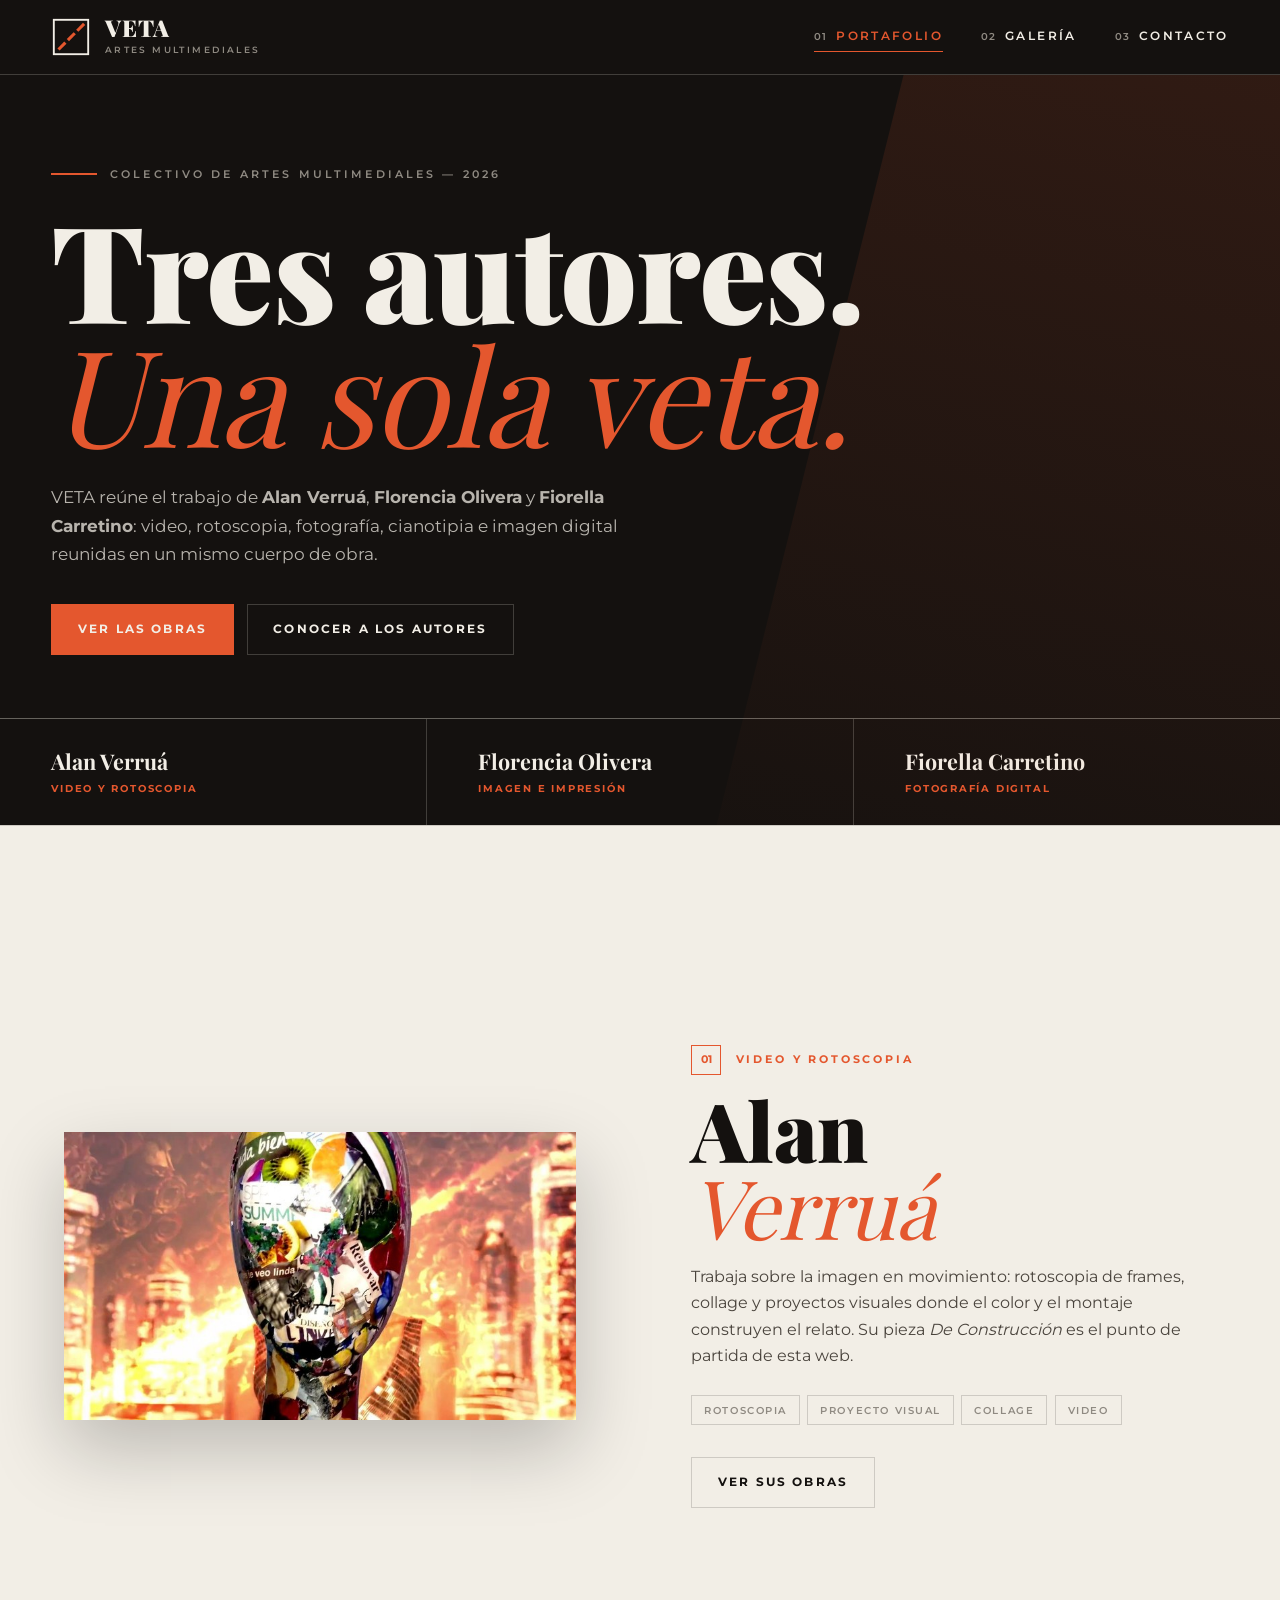
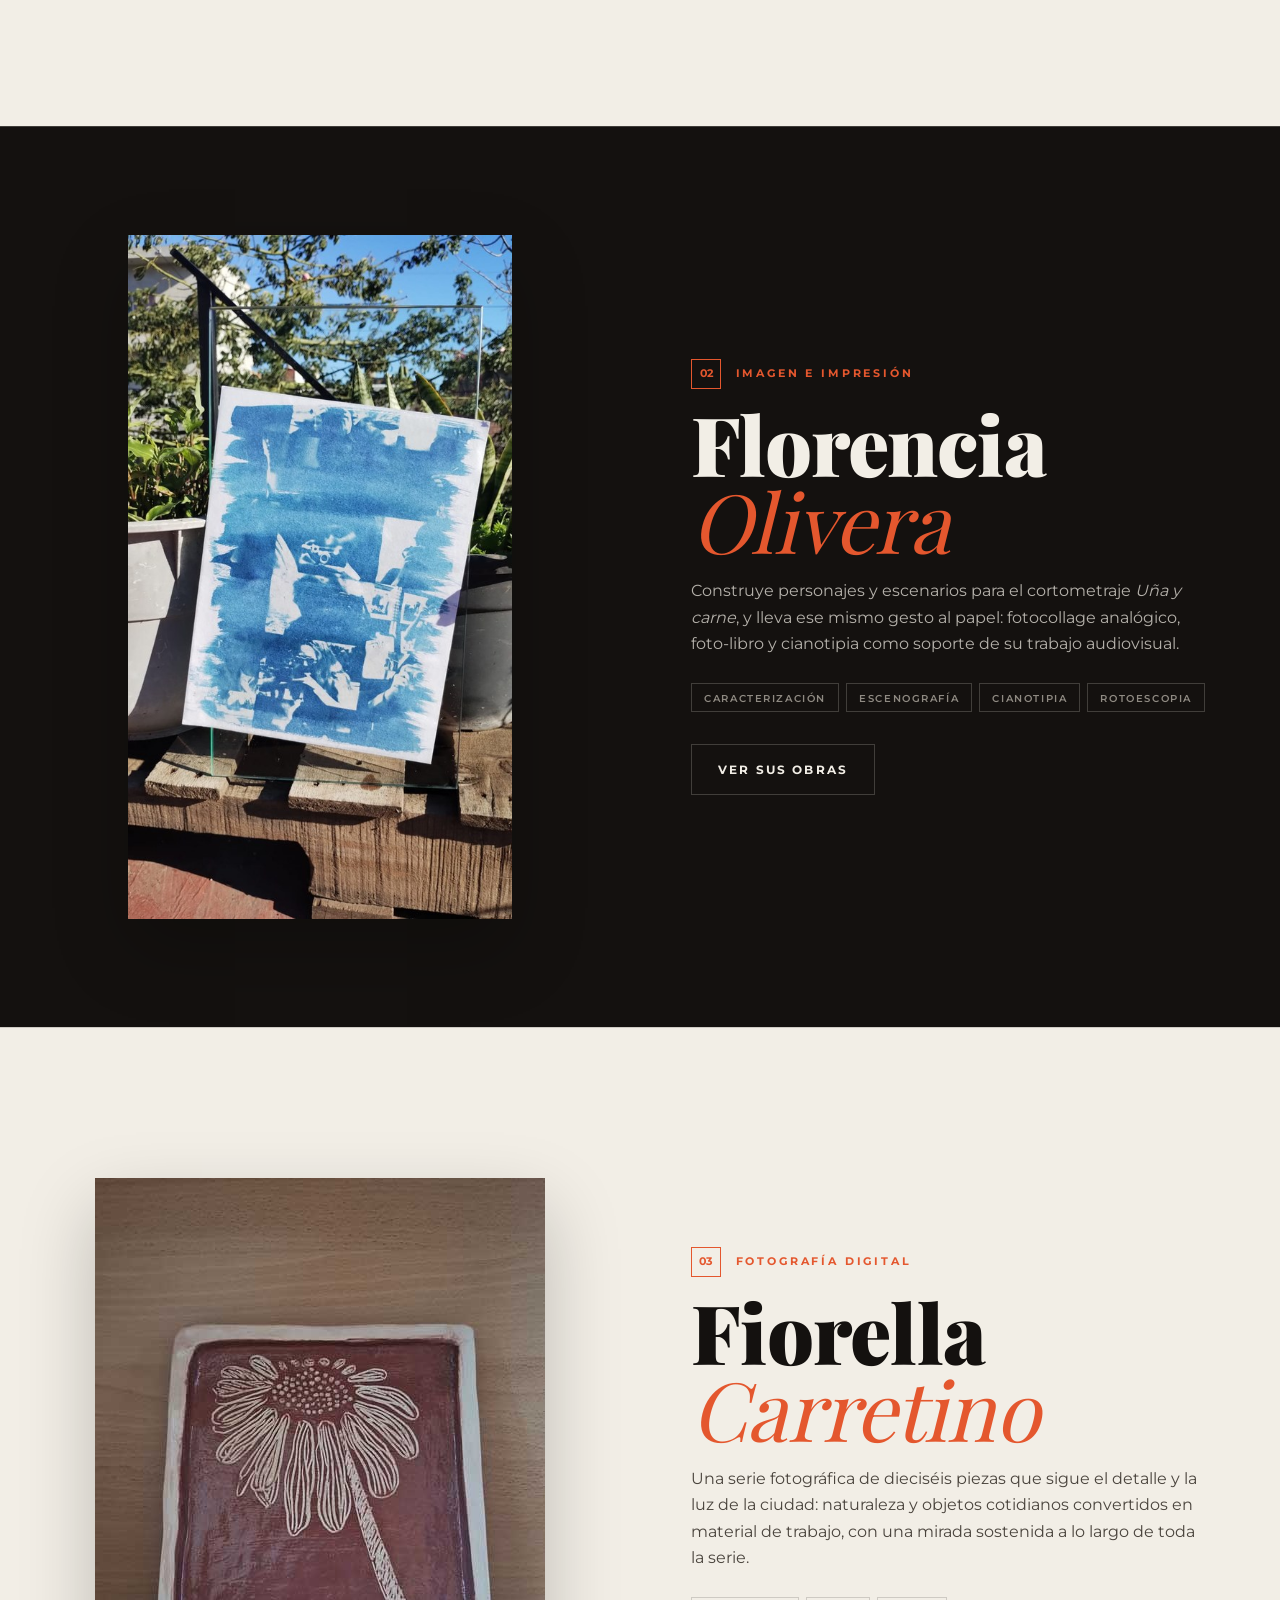
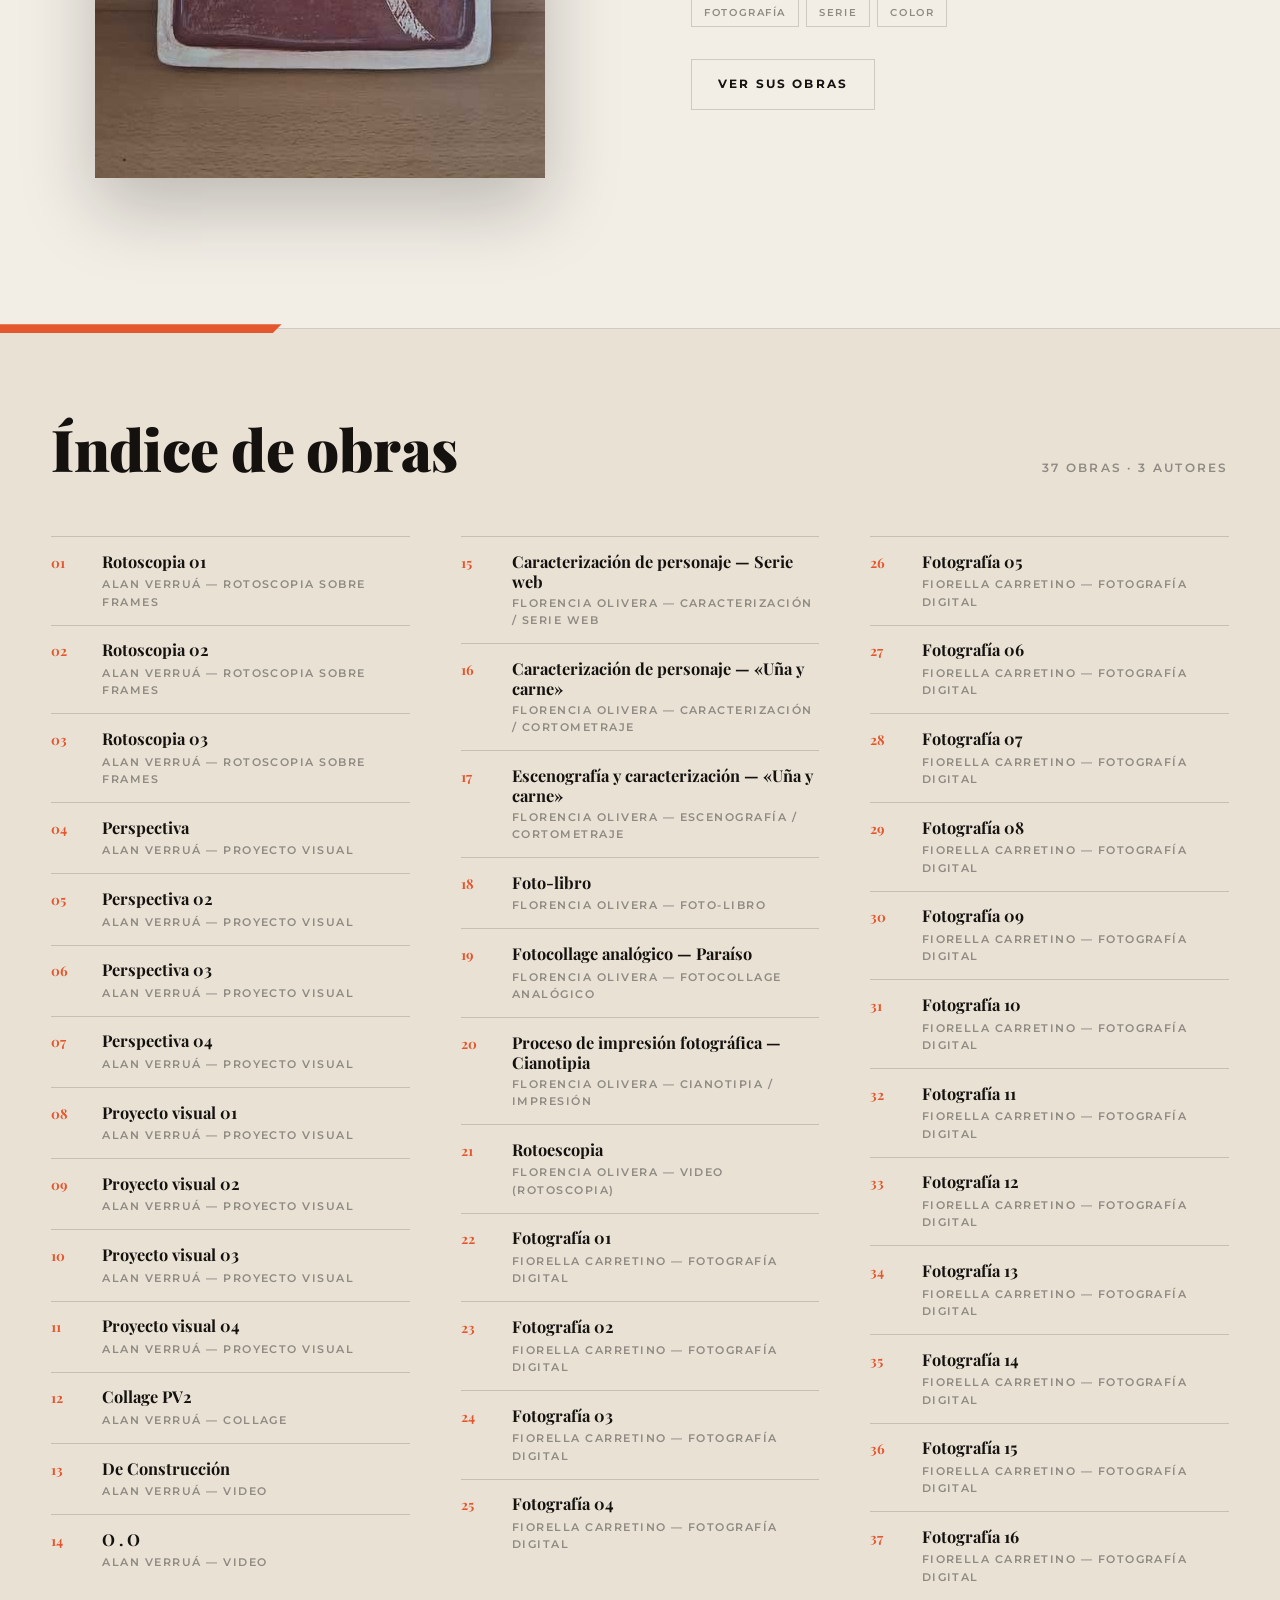
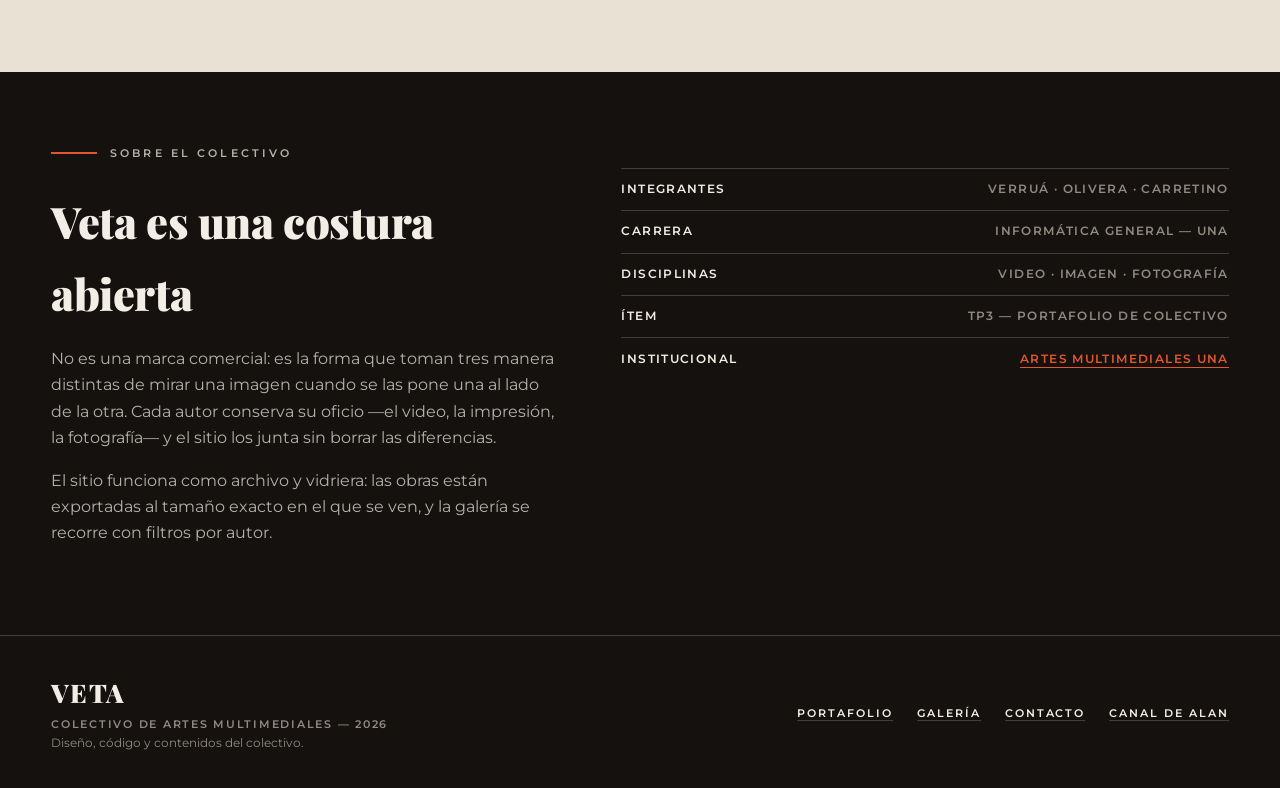
<file: index.html>
<!--
Verruá, Alan.
Olivera, Florencia.
Carretino, Fiorella.
-->
<!DOCTYPE html>
<html lang="es">
<head>
  <meta charset="UTF-8">
  <meta name="viewport" content="width=device-width, initial-scale=1.0">
  <meta http-equiv="X-UA-Compatible" content="ie=edge">
  <meta name="description" content="VETA — colectivo de artes multimediales. Portfolio de Alan Verruá, Florencia Olivera y Fiorella Carretino: video, rotoscopia, fotografía, cianotipia e imagen digital.">
  <title>VETA — Colectivo de artes multimediales</title>
  <link rel="icon" href="img/favicon.svg" type="image/svg+xml">
  <link rel="stylesheet" href="estilos.css">
  <script src="funciones.js" defer></script>
</head>
<body>
  <a class="salto" href="#contenido">Saltar al contenido</a>

  <header class="cabecera">
    <div class="cabecera-marco">
      <a class="marca" href="index.html" aria-label="VETA, inicio">
        <svg class="marca-simbolo" viewBox="0 0 64 64" aria-hidden="true" focusable="false">
          <rect x="4.5" y="4.5" width="55" height="55" fill="none" stroke="currentColor" stroke-width="3"/>
          <g stroke="#E4572E" stroke-width="5">
            <line x1="12" y1="52" x2="23" y2="41"/>
            <line x1="27" y1="37" x2="38" y2="26"/>
            <line x1="42" y1="22" x2="53" y2="11"/>
          </g>
        </svg>
        <span>
          <span class="marca-nombre">VETA</span>
          <span class="marca-bajada">Artes multimediales</span>
        </span>
      </a>

      <nav class="menu" aria-label="Navegación principal">
        <ul>
          <li><a href="index.html" aria-current="page"><span class="menu-num">01</span> Portafolio</a></li>
          <li><a href="galeria.html"><span class="menu-num">02</span> Galería</a></li>
          <li><a href="contacto.html"><span class="menu-num">03</span> Contacto</a></li>
        </ul>
      </nav>
    </div>
  </header>

  <main id="contenido">

    <!-- PORTADA -->
    <section class="portada" aria-labelledby="portada-titulo">
      <div class="portada-marco">
        <p class="portada-kicker">Colectivo de artes multimediales — 2026</p>
        <h1 id="portada-titulo">Tres autores.<br><em>Una sola veta.</em></h1>
        <p class="portada-bajada">
          VETA reúne el trabajo de <b>Alan Verruá</b>, <b>Florencia Olivera</b> y
          <b>Fiorella Carretino</b>: video, rotoscopia, fotografía, cianotipia e
          imagen digital reunidas en un mismo cuerpo de obra.
        </p>
        <p class="portada-acciones">
          <a class="boton" href="galeria.html">Ver las obras</a>
          <a class="boton boton--fantasma" href="#autores">Conocer a los autores</a>
        </p>
      </div>

      <div class="portada-ficha">
        <article>
          <p class="ficha-nombre">Alan Verruá</p>
          <p class="ficha-rol">Video y rotoscopia</p>
        </article>
        <article>
          <p class="ficha-nombre">Florencia Olivera</p>
          <p class="ficha-rol">Imagen e impresión</p>
        </article>
        <article>
          <p class="ficha-nombre">Fiorella Carretino</p>
          <p class="ficha-rol">Fotografía digital</p>
        </article>
      </div>
    </section>

    <!-- AUTORES: una obra y un autor a pantalla completa -->
    <section class="vetas" id="autores" aria-labelledby="autores-titulo">
      <h2 id="autores-titulo" class="solo-lectores">Los tres autores y sus obras</h2>

      <article class="veta" id="alan">
        <figure class="veta-placa">
          <img src="img/alan/destacada-video-construccion.jpg"
               alt="Fotograma del video De Construcción de Alan Verruá: una composición en movimiento, tratamiento de color en verde y negro.">
        </figure>
        <div class="veta-datos">
          <p class="veta-rol"><span>01</span> Video y rotoscopia</p>
          <h3 class="veta-nombre">Alan<br><em>Verruá</em></h3>
          <p class="veta-texto">
            Trabaja sobre la imagen en movimiento: rotoscopia de frames, collage y
            proyectos visuales donde el color y el montaje construyen el relato.
            Su pieza <i>De Construcción</i> es el punto de partida de esta web.
          </p>
          <ul class="veta-etiquetas">
            <li>Rotoscopia</li>
            <li>Proyecto visual</li>
            <li>Collage</li>
            <li>Video</li>
          </ul>
          <a class="boton boton--linea" href="galeria.html?autor=alan">Ver sus obras</a>
        </div>
      </article>

      <article class="veta veta--oscura" id="florencia">
        <figure class="veta-placa">
          <img src="img/florencia/destacada-cianotipia.jpg"
               alt="Proceso de impresión fotográfica de Florencia Olivera: una cianotipia sobre la mesa de trabajo.">
        </figure>
        <div class="veta-datos">
          <p class="veta-rol"><span>02</span> Imagen e impresión</p>
          <h3 class="veta-nombre">Florencia<br><em>Olivera</em></h3>
          <p class="veta-texto">
            Construye personajes y escenarios para el cortometraje <i>Uña y carne</i>,
            y lleva ese mismo gesto al papel: fotocollage analógico,
            foto-libro y cianotipia como soporte de su trabajo audiovisual.
          </p>
          <ul class="veta-etiquetas">
            <li>Caracterización</li>
            <li>Escenografía</li>
            <li>Cianotipia</li>
            <li>Rotoescopia</li>
          </ul>
          <a class="boton boton--fantasma" href="galeria.html?autor=florencia">Ver sus obras</a>
        </div>
      </article>

      <article class="veta" id="fiorella">
        <figure class="veta-placa">
          <img src="img/fiorella/destacada-fotografia-01.jpg"
               alt="Fotografía 01 de Fiorella Carretino: una flor blanca fotografiada sobre un paño rojo.">
        </figure>
        <div class="veta-datos">
          <p class="veta-rol"><span>03</span> Fotografía digital</p>
          <h3 class="veta-nombre">Fiorella<br><em>Carretino</em></h3>
          <p class="veta-texto">
            Una serie fotográfica de dieciséis piezas que sigue el detalle y la luz de
            la ciudad: naturaleza y objetos cotidianos convertidos en material de
            trabajo, con una mirada sostenida a lo largo de toda la serie.
          </p>
          <ul class="veta-etiquetas">
            <li>Fotografía</li>
            <li>Serie</li>
            <li>Color</li>
          </ul>
          <a class="boton boton--linea" href="galeria.html?autor=fiorella">Ver sus obras</a>
        </div>
      </article>
    </section>

    <div class="costura"></div>

    <!-- ÍNDICE DE OBRAS -->
    <section class="indice" aria-labelledby="indice-titulo">
      <div class="indice-marco">
        <div class="indice-titulo">
          <h2 id="indice-titulo">Índice de obras</h2>
          <p id="indice-total">—</p>
        </div>
        <ol class="lista-obras" id="indice-obras"></ol>
        <noscript>
          <p class="aviso">El índice completo se arma con JavaScript. Activalo para ver todas las obras.</p>
        </noscript>
      </div>
    </section>

    <!-- DATOS DEL COLECTIVO -->
    <aside class="lateral" aria-labelledby="colectivo-titulo">
      <div class="lateral-marco">
        <div>
          <p class="portada-kicker">Sobre el colectivo</p>
          <h2 id="colectivo-titulo">Veta es una costura abierta</h2>
          <p>
            No es una marca comercial: es la forma que toman tres manera distintas de
            mirar una imagen cuando se las pone una al lado de la otra. Cada autor
            conserva su oficio —el video, la impresión, la fotografía— y el sitio los
            junta sin borrar las diferencias.
          </p>
          <p>
            El sitio funciona como archivo y vidriera: las obras están exportadas al
            tamaño exacto en el que se ven, y la galería se recorre con filtros por
            autor.
          </p>
        </div>
        <ul class="lateral-datos">
          <li><span>Integrantes</span><span>Verruá · Olivera · Carretino</span></li>
          <li><span>Carrera</span><span>Informática General — UNA</span></li>
          <li><span>Disciplinas</span><span>Video · Imagen · Fotografía</span></li>
          <li><span>Ítem</span><span>TP3 — Portafolio de colectivo</span></li>
          <li>
            <span>Institucional</span>
            <span><a class="enlace-veta" href="http://www.multimedia.una.edu.ar" target="_blank" rel="noopener noreferrer">Artes Multimediales UNA</a></span>
          </li>
        </ul>
      </div>
    </aside>

  </main>

  <footer class="pie">
    <div class="pie-marco">
      <div>
        <p class="pie-marca">VETA</p>
        <p class="pie-datos">Colectivo de artes multimediales — 2026</p>
        <address>Diseño, código y contenidos del colectivo.</address>
      </div>
      <ul class="pie-enlaces">
        <li><a href="index.html">Portafolio</a></li>
        <li><a href="galeria.html">Galería</a></li>
        <li><a href="contacto.html">Contacto</a></li>
        <li><a href="https://www.youtube.com/@alanverrua9402" target="_blank" rel="noopener noreferrer">Canal de Alan</a></li>
      </ul>
    </div>
  </footer>
</body>
</html>
</file>
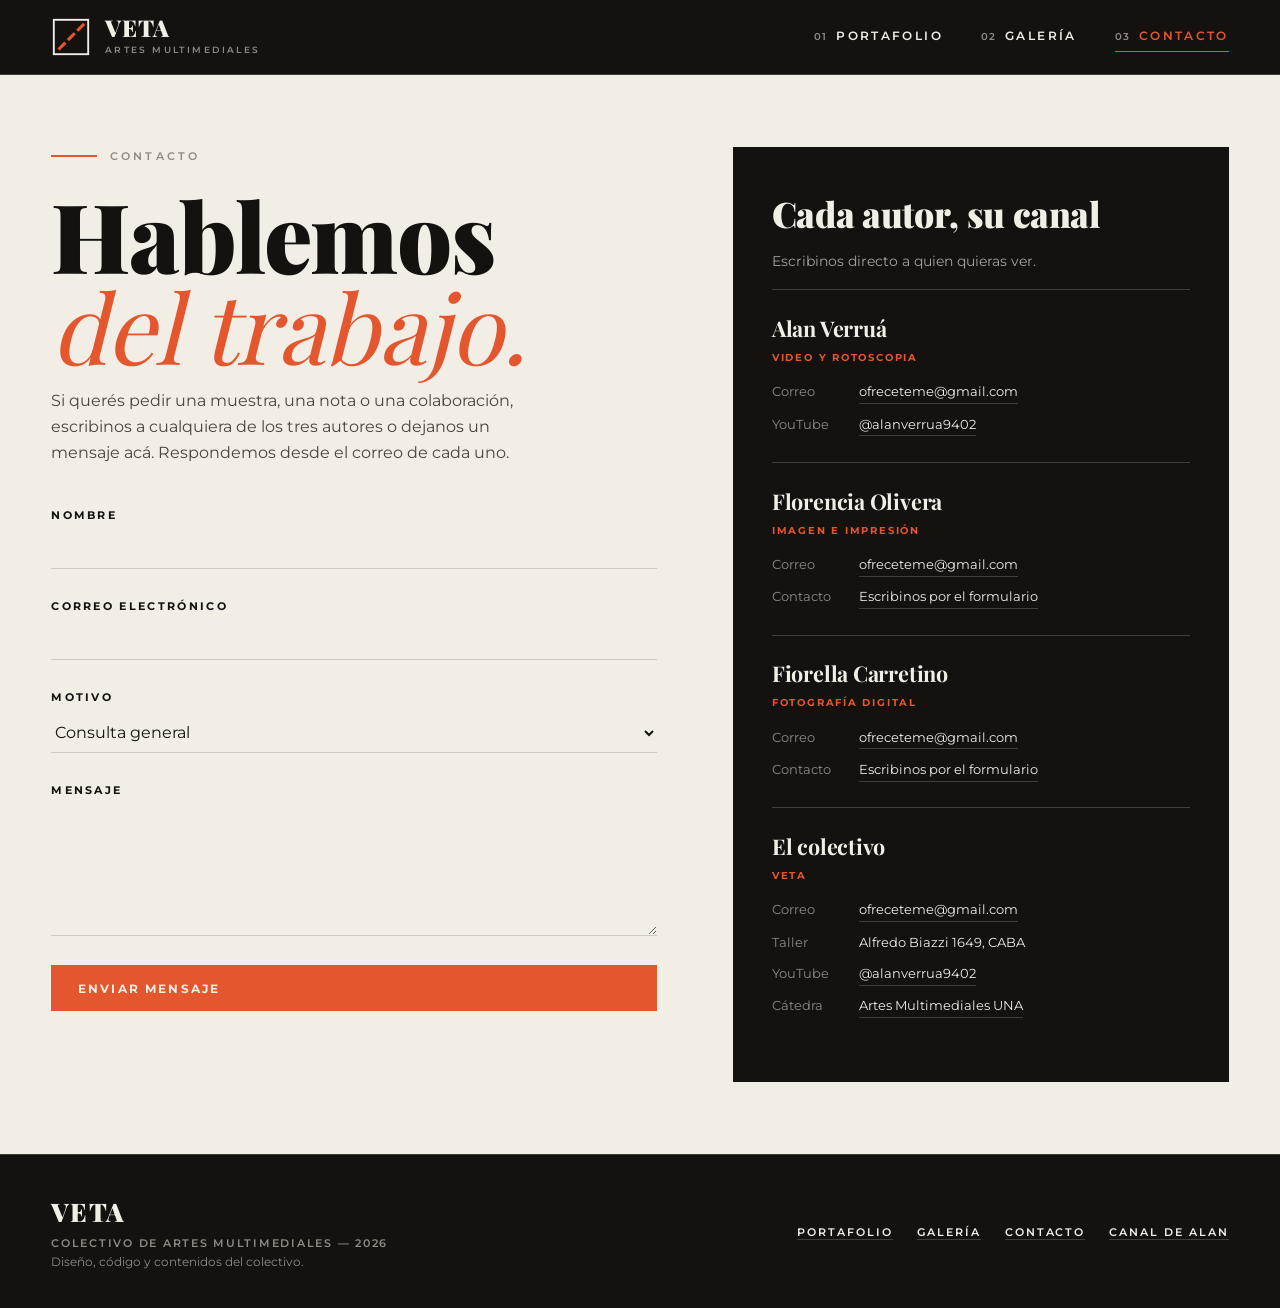
<file: contacto.html>
<!DOCTYPE html>
<html lang="es">
<head>
  <meta charset="UTF-8">
  <meta name="viewport" content="width=device-width, initial-scale=1.0">
  <meta http-equiv="X-UA-Compatible" content="ie=edge">
  <meta name="description" content="Contacto de VETA — colectivo de artes multimediales. Escribinos para consultas, muestras o colaboraciones con Alan Verruá, Florencia Olivera y Fiorella Carretino.">
  <title>Contacto | VETA — Colectivo de artes multimediales</title>
  <link rel="icon" href="img/favicon.svg" type="image/svg+xml">
  <link rel="stylesheet" href="estilos.css">
  <script src="funciones.js" defer></script>
</head>
<body>
  <a class="salto" href="#contenido">Saltar al contenido</a>

  <header class="cabecera">
    <div class="cabecera-marco">
      <a class="marca" href="index.html" aria-label="VETA, inicio">
        <svg class="marca-simbolo" viewBox="0 0 64 64" aria-hidden="true" focusable="false">
          <rect x="4.5" y="4.5" width="55" height="55" fill="none" stroke="currentColor" stroke-width="3"/>
          <g stroke="#E4572E" stroke-width="5">
            <line x1="12" y1="52" x2="23" y2="41"/>
            <line x1="27" y1="37" x2="38" y2="26"/>
            <line x1="42" y1="22" x2="53" y2="11"/>
          </g>
        </svg>
        <span>
          <span class="marca-nombre">VETA</span>
          <span class="marca-bajada">Artes multimediales</span>
        </span>
      </a>

      <nav class="menu" aria-label="Navegación principal">
        <ul>
          <li><a href="index.html"><span class="menu-num">01</span> Portafolio</a></li>
          <li><a href="galeria.html"><span class="menu-num">02</span> Galería</a></li>
          <li><a href="contacto.html" aria-current="page"><span class="menu-num">03</span> Contacto</a></li>
        </ul>
      </nav>
    </div>
  </header>

  <main id="contenido">

    <!--
      Contacto del colectivo VETA.
      Los datos de cada autor están en las fichas del <aside class="fichas">
    -->
    <section class="contacto" aria-labelledby="contacto-titulo">
      <div class="contacto-marco">
        <div>
          <p class="portada-kicker">Contacto</p>
          <h1 id="contacto-titulo">Hablemos<br><em>del trabajo.</em></h1>
          <p class="contacto-intro">
            Si querés pedir una muestra, una nota o una colaboración, escribinos a
            cualquiera de los tres autores o dejanos un mensaje acá. Respondemos
            desde el correo de cada uno.
          </p>

          <form id="formulario-contacto" class="formulario" novalidate>
            <div class="campo">
              <label for="nombre">Nombre</label>
              <input id="nombre" name="nombre" type="text" autocomplete="name" required>
            </div>

            <div class="campo">
              <label for="email">Correo electrónico</label>
              <input id="email" name="email" type="email" autocomplete="email" required>
            </div>

            <div class="campo">
              <label for="motivo">Motivo</label>
              <select id="motivo" name="motivo">
                <option value="consulta">Consulta general</option>
                <option value="muestra">Propuesta de muestra</option>
                <option value="colaboracion">Colaboración</option>
                <option value="prensa">Prensa y difusión</option>
              </select>
            </div>

            <div class="campo">
              <label for="mensaje">Mensaje</label>
              <textarea id="mensaje" name="mensaje" required></textarea>
            </div>

            <button class="boton" type="submit">Enviar mensaje</button>
            <p id="mensaje-formulario" class="mensaje" aria-live="polite"></p>
          </form>
        </div>

        <aside class="fichas" aria-labelledby="fichas-titulo">
          <h2 id="fichas-titulo">Cada autor, su canal</h2>
          <p>Escribinos directo a quien quieras ver.</p>

          <article class="ficha">
            <h3>Alan Verruá</h3>
            <p class="ficha-rol">Video y rotoscopia</p>
            <ul>
              <li><span>Correo</span><a href="mailto:ofreceteme@gmail.com">ofreceteme@gmail.com</a></li>
              <li><span>YouTube</span><a href="https://www.youtube.com/@alanverrua9402" target="_blank" rel="noopener noreferrer">@alanverrua9402</a></li>
            </ul>
          </article>

          <article class="ficha">
            <h3>Florencia Olivera</h3>
            <p class="ficha-rol">Imagen e impresión</p>
            <ul>
              <li><span>Correo</span><a href="mailto:ofreceteme@gmail.com">ofreceteme@gmail.com</a></li>
              <li><span>Contacto</span><a href="#formulario-contacto">Escribinos por el formulario</a></li>
            </ul>
          </article>

          <article class="ficha">
            <h3>Fiorella Carretino</h3>
            <p class="ficha-rol">Fotografía digital</p>
            <ul>
              <li><span>Correo</span><a href="mailto:ofreceteme@gmail.com">ofreceteme@gmail.com</a></li>
              <li><span>Contacto</span><a href="#formulario-contacto">Escribinos por el formulario</a></li>
            </ul>
          </article>

          <article class="ficha">
            <h3>El colectivo</h3>
            <p class="ficha-rol">VETA</p>
            <ul>
              <li><span>Correo</span><a href="mailto:ofreceteme@gmail.com">ofreceteme@gmail.com</a></li>
              <li><span>Taller</span>Alfredo Biazzi 1649, CABA</li>
              <li><span>YouTube</span><a href="https://www.youtube.com/@alanverrua9402" target="_blank" rel="noopener noreferrer">@alanverrua9402</a></li>
              <li><span>Cátedra</span><a href="http://www.multimedia.una.edu.ar" target="_blank" rel="noopener noreferrer">Artes Multimediales UNA</a></li>
            </ul>
          </article>
        </aside>
      </div>
    </section>

  </main>

  <footer class="pie">
    <div class="pie-marco">
      <div>
        <p class="pie-marca">VETA</p>
        <p class="pie-datos">Colectivo de artes multimediales — 2026</p>
        <address>Diseño, código y contenidos del colectivo.</address>
      </div>
      <ul class="pie-enlaces">
        <li><a href="index.html">Portafolio</a></li>
        <li><a href="galeria.html">Galería</a></li>
        <li><a href="contacto.html">Contacto</a></li>
        <li><a href="https://www.youtube.com/@alanverrua9402" target="_blank" rel="noopener noreferrer">Canal de Alan</a></li>
      </ul>
    </div>
  </footer>
</body>
</html>
</file>
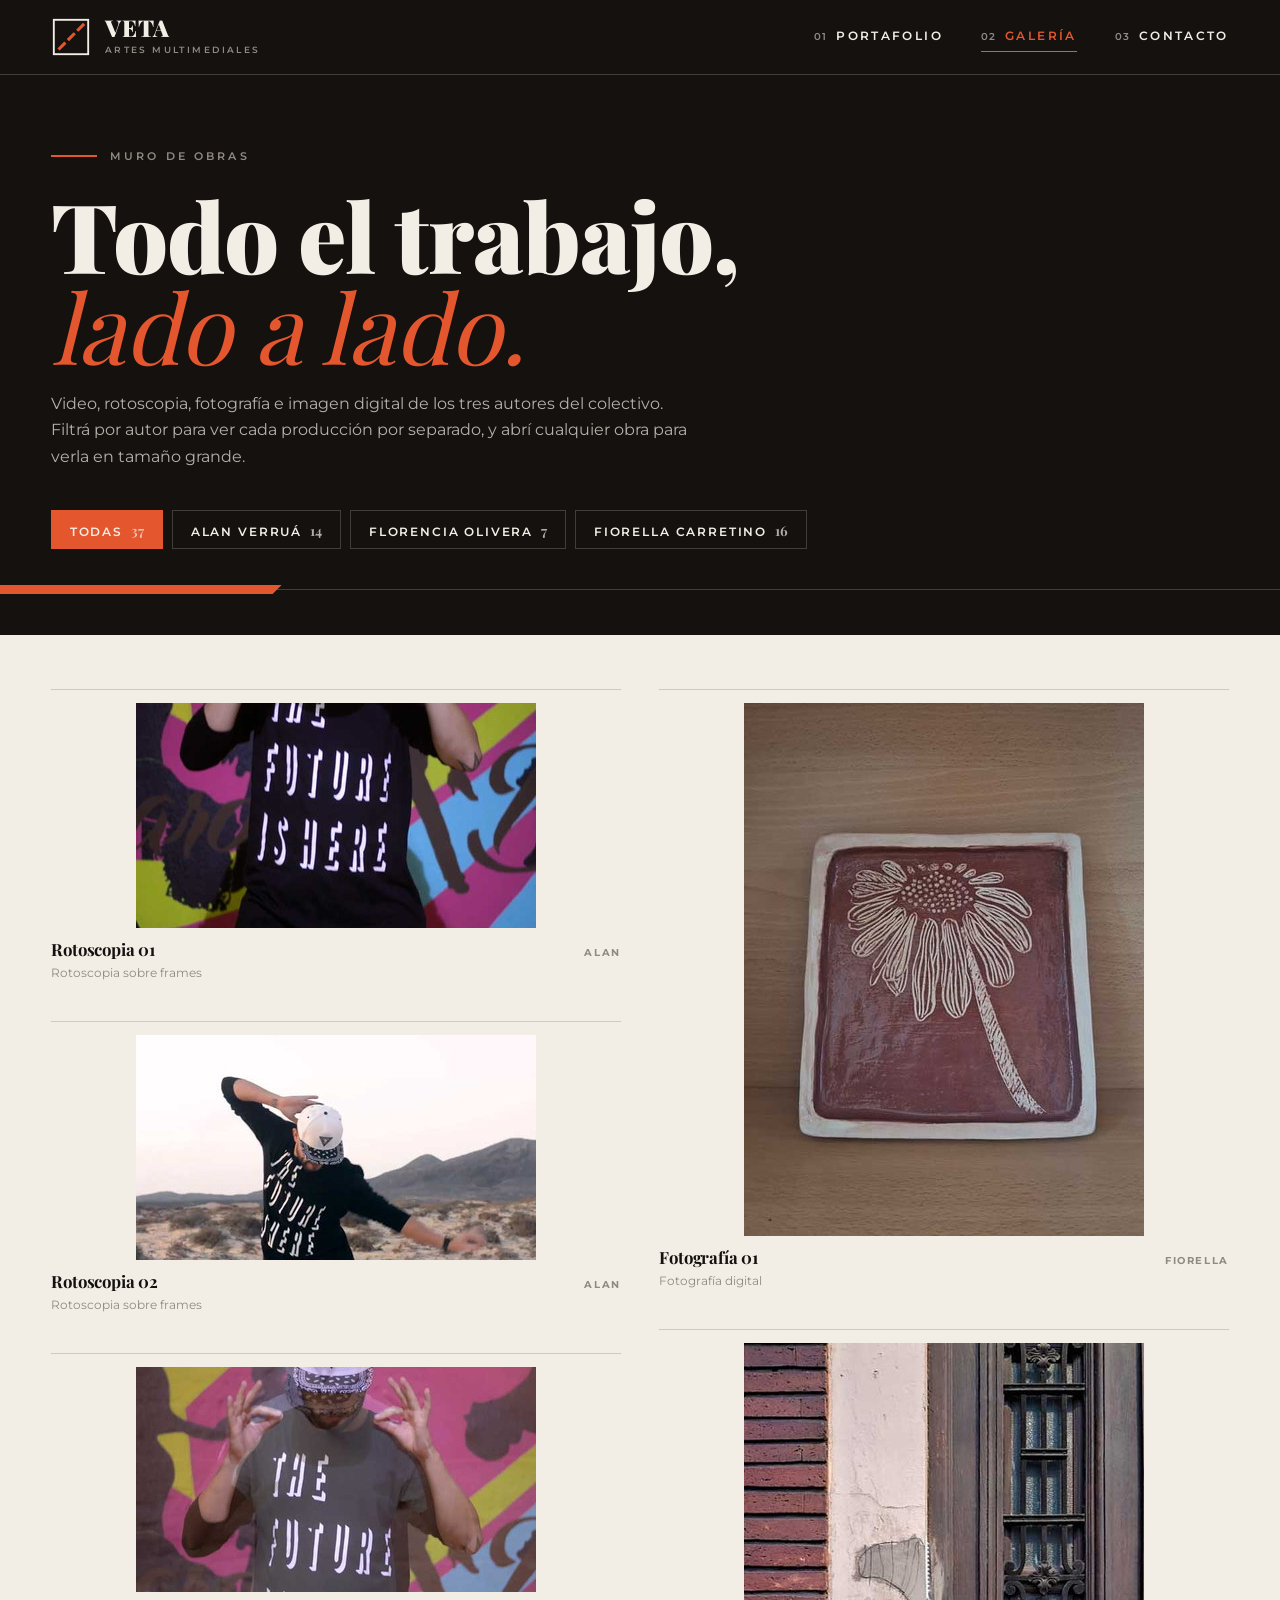
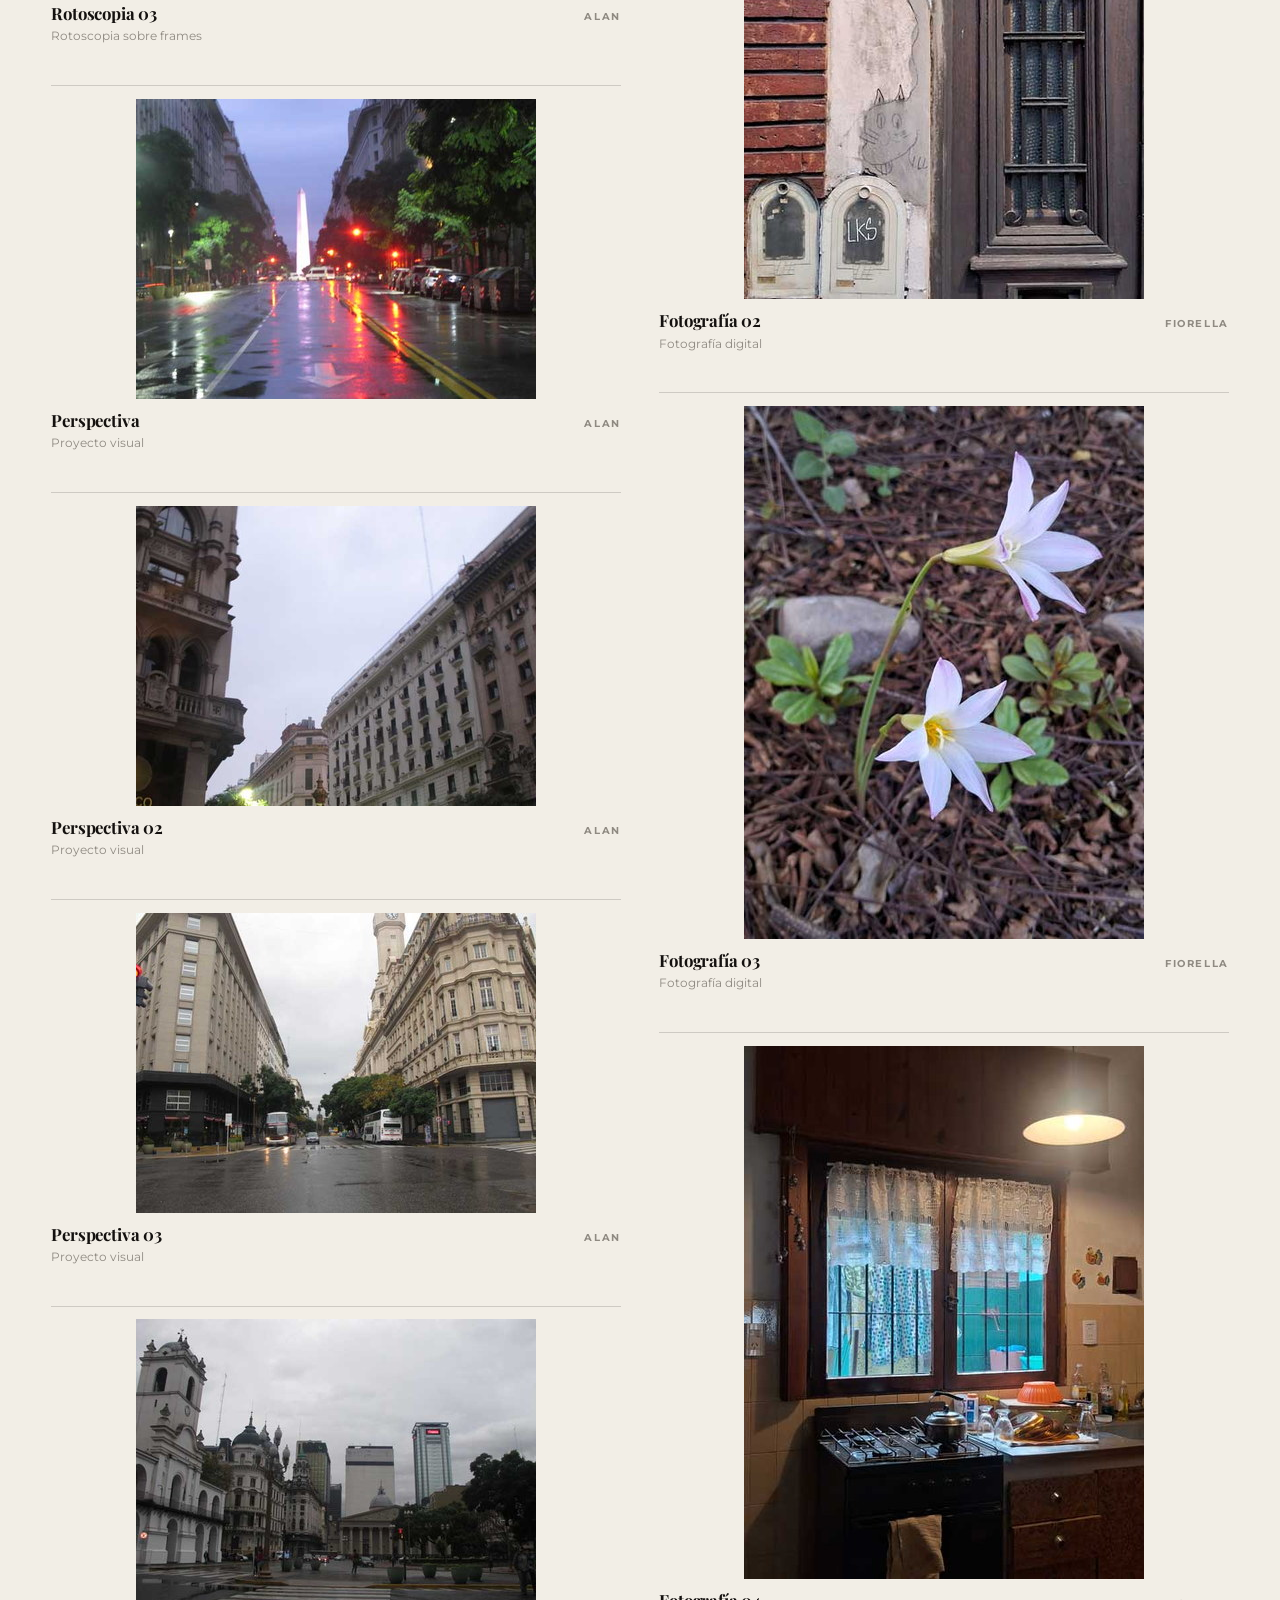
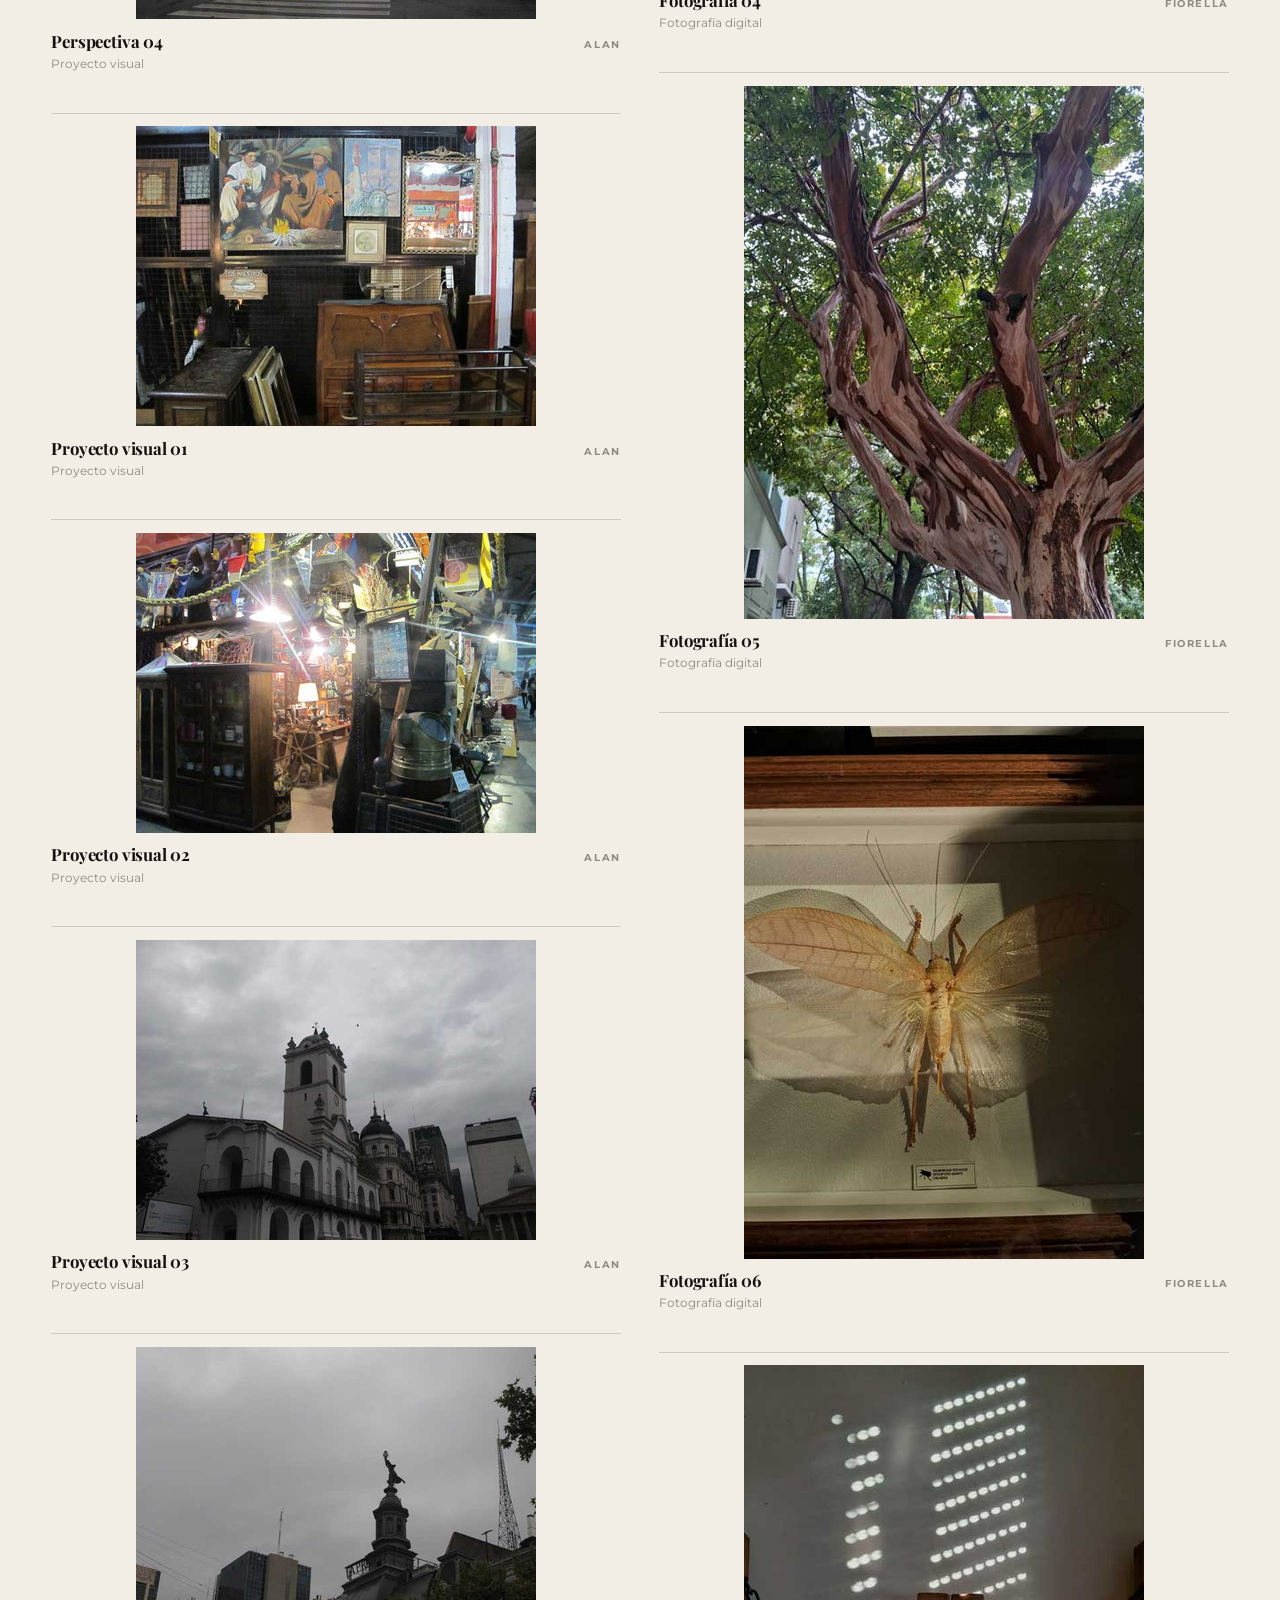
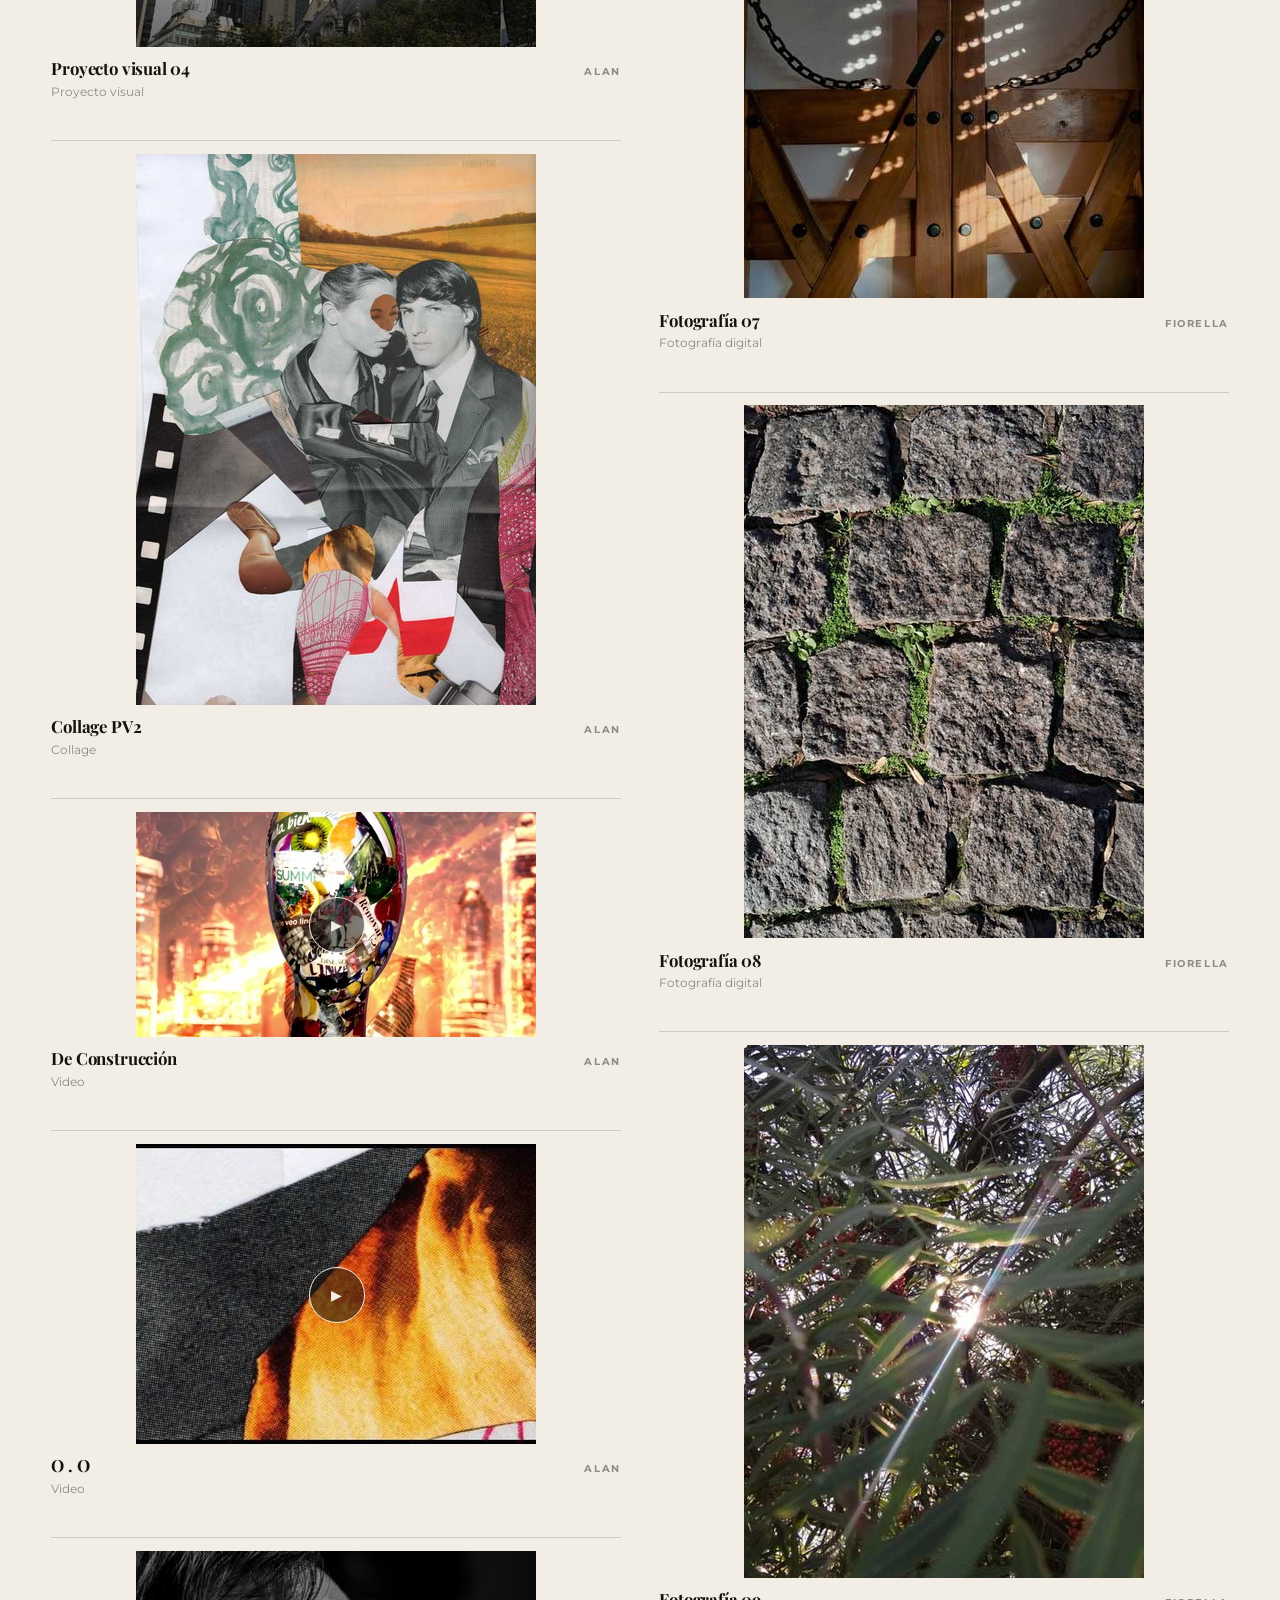
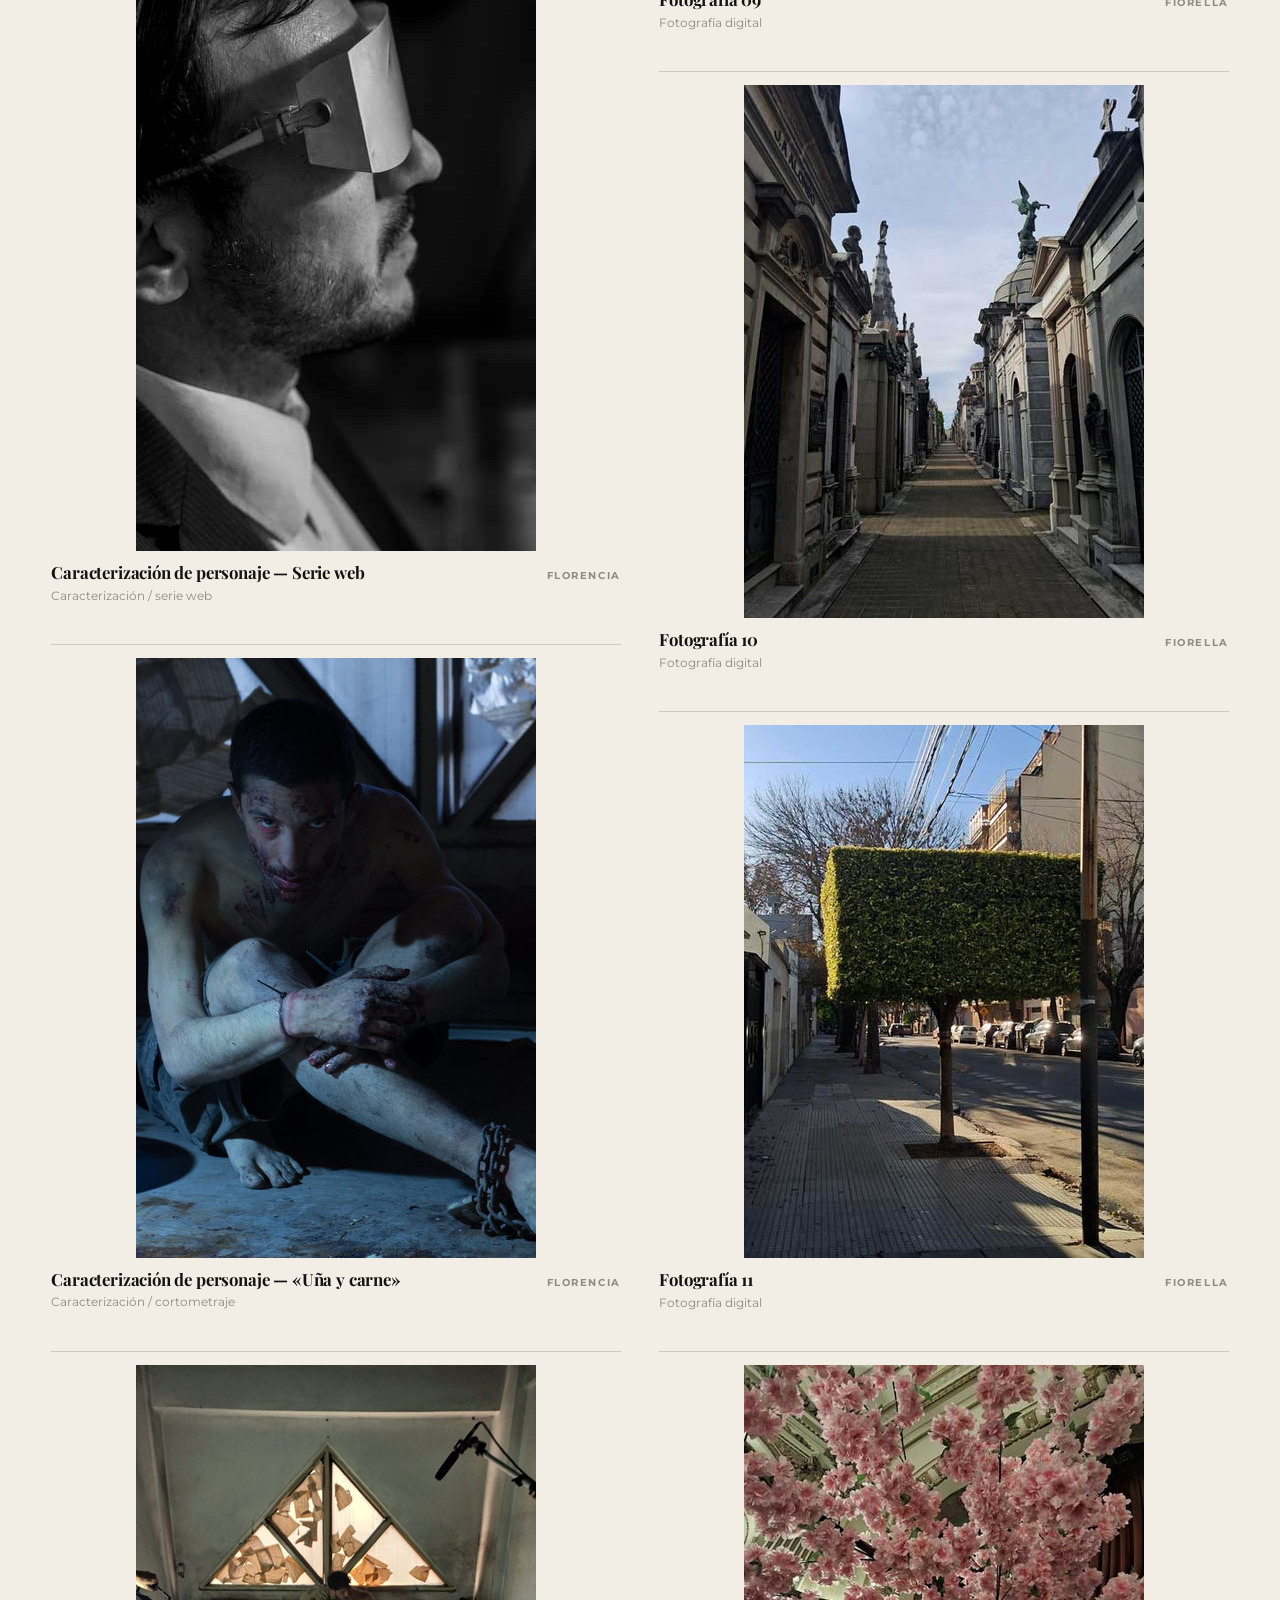
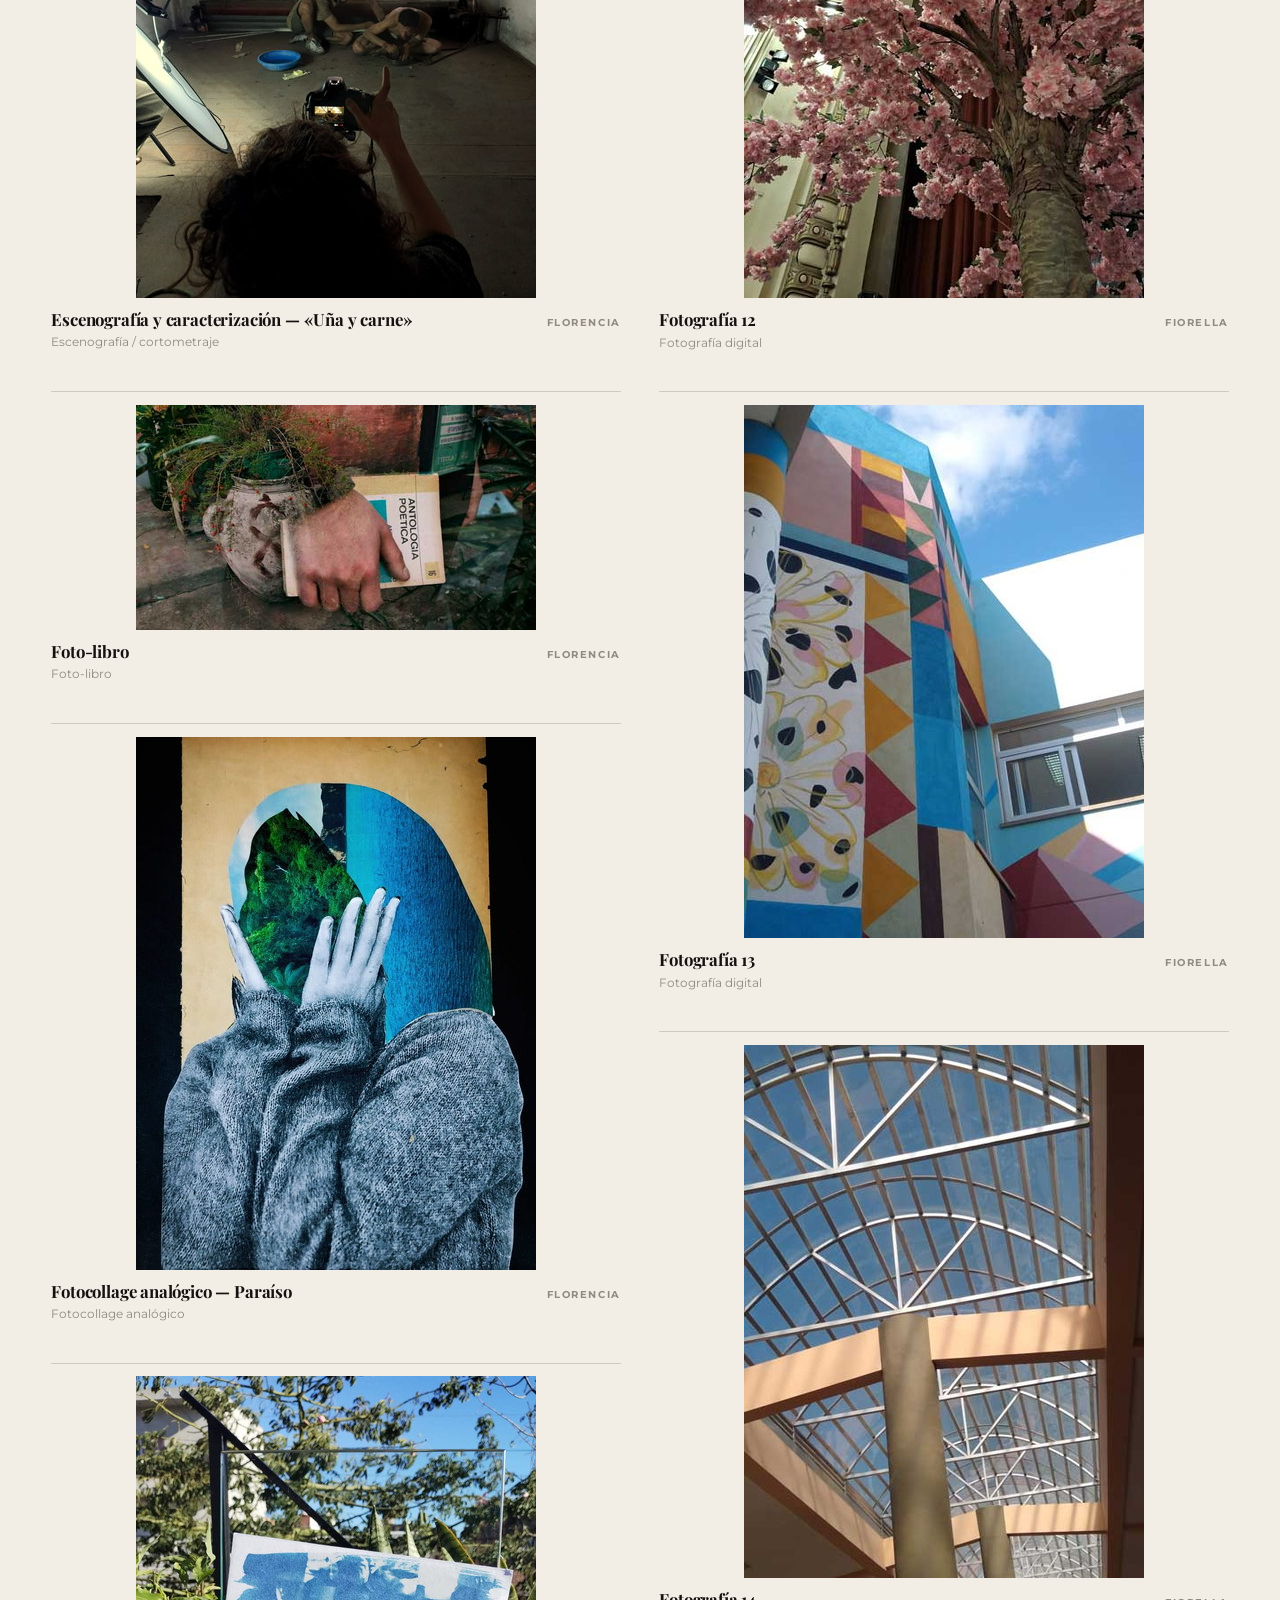
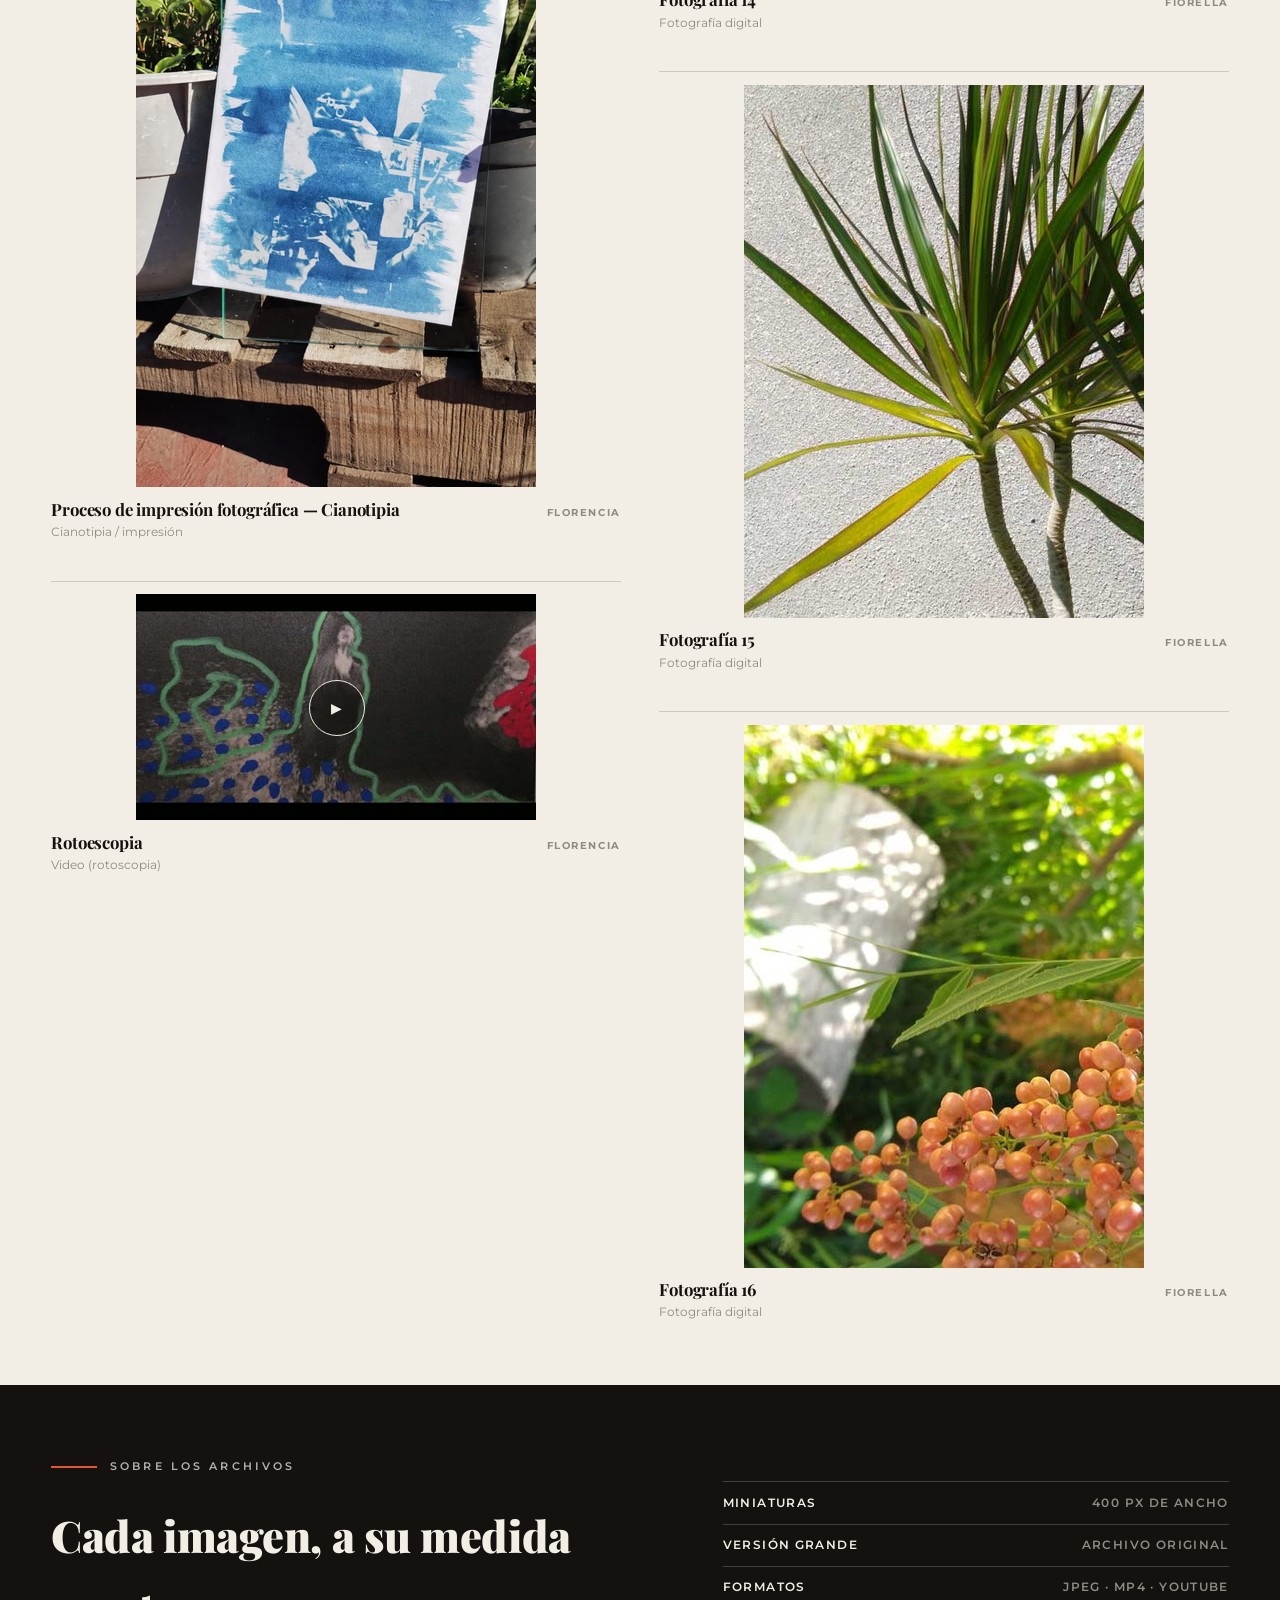
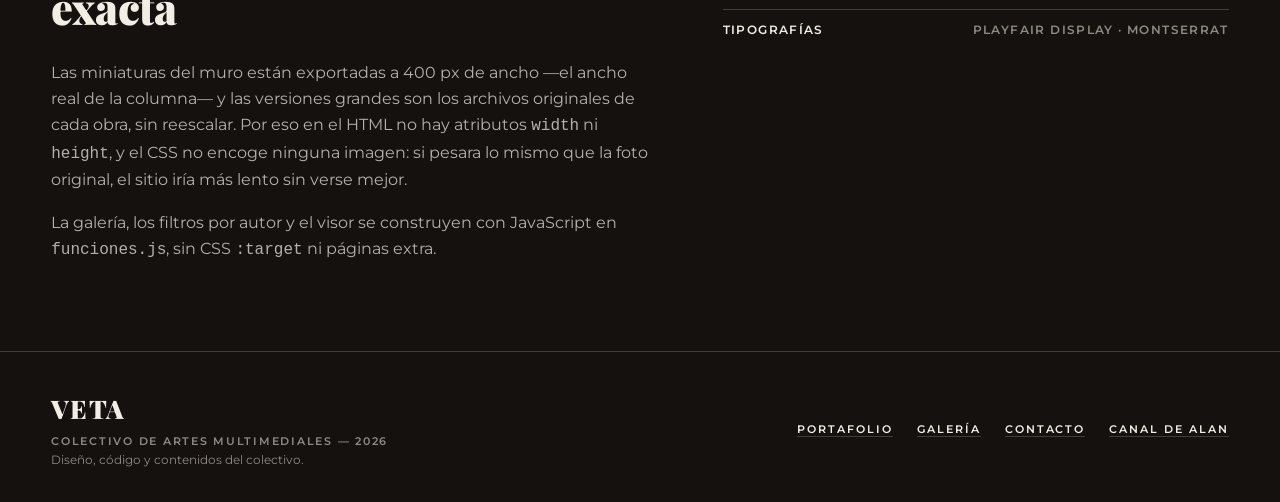
<file: galeria.html>
<!DOCTYPE html>
<html lang="es">
<head>
  <meta charset="UTF-8">
  <meta name="viewport" content="width=device-width, initial-scale=1.0">
  <meta http-equiv="X-UA-Compatible" content="ie=edge">
  <meta name="description" content="Galería de obras de VETA: video, rotoscopia, fotografía, cianotipia e imagen digital de Alan Verruá, Florencia Olivera y Fiorella Carretino. Filtros por autor.">
  <title>Galería | VETA — Colectivo de artes multimediales</title>
  <link rel="icon" href="img/favicon.svg" type="image/svg+xml">
  <link rel="stylesheet" href="estilos.css">
  <script src="funciones.js" defer></script>
</head>
<body>
  <a class="salto" href="#contenido">Saltar al contenido</a>

  <header class="cabecera">
    <div class="cabecera-marco">
      <a class="marca" href="index.html" aria-label="VETA, inicio">
        <svg class="marca-simbolo" viewBox="0 0 64 64" aria-hidden="true" focusable="false">
          <rect x="4.5" y="4.5" width="55" height="55" fill="none" stroke="currentColor" stroke-width="3"/>
          <g stroke="#E4572E" stroke-width="5">
            <line x1="12" y1="52" x2="23" y2="41"/>
            <line x1="27" y1="37" x2="38" y2="26"/>
            <line x1="42" y1="22" x2="53" y2="11"/>
          </g>
        </svg>
        <span>
          <span class="marca-nombre">VETA</span>
          <span class="marca-bajada">Artes multimediales</span>
        </span>
      </a>

      <nav class="menu" aria-label="Navegación principal">
        <ul>
          <li><a href="index.html"><span class="menu-num">01</span> Portafolio</a></li>
          <li><a href="galeria.html" aria-current="page"><span class="menu-num">02</span> Galería</a></li>
          <li><a href="contacto.html"><span class="menu-num">03</span> Contacto</a></li>
        </ul>
      </nav>
    </div>
  </header>

  <main id="contenido">

    <!-- CABECERA DE LA GALERÍA -->
    <section class="galeria-cabecera" aria-labelledby="galeria-titulo">
      <div class="intro-marco">
        <p class="portada-kicker">Muro de obras</p>
        <h1 id="galeria-titulo">Todo el trabajo,<br><em>lado a lado.</em></h1>
        <p class="intro-texto">
          Video, rotoscopia, fotografía e imagen digital de los tres autores del
          colectivo. Filtrá por autor para ver cada producción por separado, y
          abrí cualquier obra para verla en tamaño grande.
        </p>

        <div class="filtros" role="group" aria-label="Filtrar obras por autor">
          <button class="filtro activo" type="button" data-filtro="todos" aria-pressed="true">
            Todas <span class="filtro-cuenta" data-cuenta="todos">0</span>
          </button>
          <button class="filtro" type="button" data-filtro="alan" aria-pressed="false">
            Alan Verruá <span class="filtro-cuenta" data-cuenta="alan">0</span>
          </button>
          <button class="filtro" type="button" data-filtro="florencia" aria-pressed="false">
            Florencia Olivera <span class="filtro-cuenta" data-cuenta="florencia">0</span>
          </button>
          <button class="filtro" type="button" data-filtro="fiorella" aria-pressed="false">
            Fiorella Carretino <span class="filtro-cuenta" data-cuenta="fiorella">0</span>
          </button>
        </div>
      </div>
      <div class="costura costura--clara"></div>
    </section>

    <!-- MURO -->
    <section aria-labelledby="muro-titulo">
      <div class="marco-muro">
        <h2 id="muro-titulo" class="solo-lectores">Obras del colectivo</h2>
        <div class="muro" id="muro"></div>
        <p class="muro-vacio" id="muro-vacio" hidden>No hay obras para este filtro.</p>
        <noscript>
          <p class="aviso">
            La galería se construye con JavaScript (archivo <code>funciones.js</code>).
            Activalo para ver todas las obras.
          </p>
        </noscript>
      </div>
    </section>

    <!-- NOTA SOBRE LOS ARCHIVOS -->
    <aside class="lateral lateral--simple" aria-labelledby="nota-titulo">
      <div class="lateral-marco">
        <article>
          <p class="portada-kicker">Sobre los archivos</p>
          <h2 id="nota-titulo">Cada imagen, a su medida exacta</h2>
          <p>
            Las miniaturas del muro están exportadas a 400 px de ancho —el ancho
            real de la columna— y las versiones grandes son los archivos originales
            de cada obra, sin reescalar. Por eso en el HTML no hay atributos
            <code>width</code> ni <code>height</code>, y el CSS no encoge ninguna
            imagen: si pesara lo mismo que la foto original, el sitio iría más
            lento sin verse mejor.
          </p>
          <p>
            La galería, los filtros por autor y el visor se construyen con
            JavaScript en <code>funciones.js</code>, sin CSS <code>:target</code> ni
            páginas extra.
          </p>
        </article>
        <ul class="lateral-datos">
          <li><span>Miniaturas</span><span>400 px de ancho</span></li>
          <li><span>Versión grande</span><span>Archivo original</span></li>
          <li><span>Formatos</span><span>JPEG · MP4 · YouTube</span></li>
          <li><span>Tipografías</span><span>Playfair Display · Montserrat</span></li>
        </ul>
      </div>
    </aside>

  </main>

  <footer class="pie">
    <div class="pie-marco">
      <div>
        <p class="pie-marca">VETA</p>
        <p class="pie-datos">Colectivo de artes multimediales — 2026</p>
        <address>Diseño, código y contenidos del colectivo.</address>
      </div>
      <ul class="pie-enlaces">
        <li><a href="index.html">Portafolio</a></li>
        <li><a href="galeria.html">Galería</a></li>
        <li><a href="contacto.html">Contacto</a></li>
        <li><a href="https://www.youtube.com/@alanverrua9402" target="_blank" rel="noopener noreferrer">Canal de Alan</a></li>
      </ul>
    </div>
  </footer>

  <!-- VISOR -->
  <div class="visor" id="visor" role="dialog" aria-modal="true" aria-labelledby="visor-titulo" hidden>
    <div class="visor-marco">
      <button class="visor-cerrar" id="visor-cerrar" type="button" aria-label="Cerrar la obra">×</button>
      <div class="visor-lienzo" id="visor-lienzo"></div>
      <div class="visor-pie">
        <p class="visor-titulo" id="visor-titulo"></p>
        <p class="visor-meta" id="visor-meta"></p>
        <p class="visor-enlace" id="visor-enlace-caja" hidden>
          <a id="visor-enlace" href="#" target="_blank" rel="noopener noreferrer">Ver en YouTube</a>
        </p>
      </div>
      <button class="visor-nav visor-nav--prev" id="visor-prev" type="button" aria-label="Obra anterior">←</button>
      <button class="visor-nav visor-nav--next" id="visor-next" type="button" aria-label="Obra siguiente">→</button>
    </div>
  </div>

</body>
</html>
</file>
<file: estilos.css>
/* ==========================================================================
   VETA — sistema visual del colectivo
   Paleta:  tinta (negro calido) / papel (blanco roto) / veta (vermellion) / bruma
   Tipos:   Playfair Display (display) + Montserrat (texto y datos)
   Retícula: 1440 px de ancho máximo, columna de 400 px para las obras
   ========================================================================== */

/* --- 1. Webfonts locales ---------------------------------------------------- */
@font-face {
  font-family: 'Montserrat';
  src: url('fonts/Montserrat-Regular.woff2') format('woff2');
  font-weight: 400;
  font-style: normal;
  font-display: swap;
}

@font-face {
  font-family: 'Montserrat';
  src: url('fonts/Montserrat-SemiBold.woff2') format('woff2');
  font-weight: 600;
  font-style: normal;
  font-display: swap;
}

@font-face {
  font-family: 'Montserrat';
  src: url('fonts/Montserrat-Bold.woff2') format('woff2');
  font-weight: 700;
  font-style: normal;
  font-display: swap;
}

@font-face {
  font-family: 'Playfair Display';
  src: url('fonts/PlayfairDisplay-Regular.woff2') format('woff2');
  font-weight: 400;
  font-style: normal;
  font-display: swap;
}

@font-face {
  font-family: 'Playfair Display';
  src: url('fonts/PlayfairDisplay-Bold.woff2') format('woff2');
  font-weight: 700;
  font-style: normal;
  font-display: swap;
}

@font-face {
  font-family: 'Playfair Display';
  src: url('fonts/PlayfairDisplay-Black.woff2') format('woff2');
  font-weight: 900;
  font-style: normal;
  font-display: swap;
}

/* --- 2. Tokens ------------------------------------------------------------- */
:root {
  --tinta: #14110F;
  --tinta-2: #1E1A16;
  --tinta-3: #2B251F;
  --papel: #F2EEE6;
  --papel-2: #E8E1D4;
  --papel-3: #D9D1C0;
  --veta: #E4572E;
  --veta-claro: #F2855F;
  --bruma: #8F8A82;
  --linea: rgba(20, 17, 15, 0.16);
  --linea-clara: rgba(242, 238, 230, 0.20);

  --display: 'Playfair Display', Georgia, serif;
  --texto: 'Montserrat', 'Segoe UI', Arial, sans-serif;

  --ancho: 1440px;
  --gutter: clamp(1.25rem, 4vw, 4rem);
  --columna: 400px;
}

/* --- 3. Base --------------------------------------------------------------- */
* {
  box-sizing: border-box;
}

html {
  scroll-behavior: smooth;
}

body {
  margin: 0;
  background-color: var(--papel);
  color: var(--tinta);
  font-family: var(--texto);
  font-size: 1rem;
  line-height: 1.65;
  -webkit-font-smoothing: antialiased;
}

img {
  display: block;
  max-width: 100%;
  height: auto;
}

a {
  color: inherit;
}

h1, h2, h3, h4 {
  font-family: var(--display);
  font-weight: 900;
  letter-spacing: -0.01em;
}

p {
  margin: 0 0 1rem;
}

::selection {
  background: var(--veta);
  color: var(--papel);
}

.solo-lectores {
  position: absolute;
  width: 1px;
  height: 1px;
  margin: -1px;
  padding: 0;
  overflow: hidden;
  clip: rect(0 0 0 0);
  clip-path: inset(50%);
  white-space: nowrap;
  border: 0;
}

.salto {
  position: absolute;
  top: -9999px;
  left: 1rem;
  z-index: 3000;
  padding: 0.75rem 1.25rem;
  background: var(--veta);
  color: var(--papel);
  font-size: 0.8rem;
  letter-spacing: 0.1em;
  text-transform: uppercase;
  text-decoration: none;
}

.salto:focus {
  top: 1rem;
}

/* --- 4. Costura: la marca gráfica del sitio -------------------------------- */
.costura {
  position: relative;
  height: 1px;
  background: var(--linea);
}

.costura::after {
  content: '';
  position: absolute;
  top: -4px;
  left: 0;
  width: 22%;
  height: 9px;
  background: var(--veta);
  clip-path: polygon(0 0, 100% 0, calc(100% - 9px) 100%, 0 100%);
}

.costura--clara {
  background: var(--linea-clara);
}

/* --- 5. Cabecera y navegación ---------------------------------------------- */
.cabecera {
  position: sticky;
  top: 0;
  z-index: 200;
  background: var(--tinta);
  color: var(--papel);
  border-bottom: 1px solid var(--linea-clara);
}

.cabecera-marco {
  display: flex;
  align-items: center;
  justify-content: space-between;
  gap: 2rem;
  max-width: var(--ancho);
  margin: 0 auto;
  padding: 1rem var(--gutter);
}

.marca {
  display: flex;
  align-items: center;
  gap: 0.85rem;
  color: var(--papel);
  text-decoration: none;
}

.marca-simbolo {
  width: 40px;
  height: 40px;
  flex: none;
}

.marca-nombre {
  display: block;
  font-family: var(--display);
  font-weight: 900;
  font-size: 1.45rem;
  line-height: 1;
  letter-spacing: 0.04em;
}

.marca-bajada {
  display: block;
  margin-top: 0.2rem;
  color: var(--bruma);
  font-size: 0.58rem;
  font-weight: 600;
  letter-spacing: 0.26em;
  text-transform: uppercase;
}

.menu ul {
  display: flex;
  flex-wrap: wrap;
  gap: clamp(1rem, 3vw, 2.5rem);
  margin: 0;
  padding: 0;
  list-style: none;
}

.menu a {
  display: inline-flex;
  align-items: baseline;
  gap: 0.55rem;
  padding: 0.3rem 0;
  border-bottom: 1px solid transparent;
  color: var(--papel);
  font-size: 0.74rem;
  font-weight: 600;
  letter-spacing: 0.2em;
  text-transform: uppercase;
  text-decoration: none;
  transition: color 0.25s, border-color 0.25s;
}

.menu a:hover,
.menu a:focus-visible,
.menu [aria-current='page'] {
  border-bottom-color: var(--veta);
  color: var(--veta);
}

.menu-num {
  color: var(--bruma);
  font-size: 0.62rem;
  letter-spacing: 0.1em;
}

/* --- 6. Botones y enlaces de acción ---------------------------------------- */
.boton {
  display: inline-flex;
  align-items: center;
  gap: 0.6rem;
  padding: 0.9rem 1.6rem;
  border: 1px solid transparent;
  background: var(--veta);
  color: var(--papel);
  font-family: var(--texto);
  font-size: 0.76rem;
  font-weight: 700;
  letter-spacing: 0.18em;
  text-transform: uppercase;
  text-decoration: none;
  cursor: pointer;
  transition: background 0.25s, color 0.25s, border-color 0.25s;
}

.boton:hover {
  background: var(--tinta);
  color: var(--papel);
}

.boton--linea {
  background: transparent;
  border-color: var(--linea);
  color: var(--tinta);
}

.boton--linea:hover {
  border-color: var(--veta);
  background: transparent;
  color: var(--veta);
}

.boton--fantasma {
  background: transparent;
  border-color: var(--linea-clara);
  color: var(--papel);
}

.boton--fantasma:hover {
  border-color: var(--veta);
  background: transparent;
  color: var(--veta);
}

.enlace-veta {
  color: var(--veta);
  font-weight: 600;
  text-decoration: none;
  border-bottom: 1px solid currentColor;
  padding-bottom: 1px;
}

.enlace-veta:hover {
  color: var(--tinta);
}

/* --- 7. Portada ------------------------------------------------------------ */
.portada {
  position: relative;
  overflow: hidden;
  background: var(--tinta);
  color: var(--papel);
}

.portada::after {
  content: '';
  position: absolute;
  top: -30%;
  right: -10%;
  width: 46vw;
  height: 160%;
  background: linear-gradient(180deg, rgba(228, 87, 46, 0.16), rgba(228, 87, 46, 0));
  transform: rotate(14deg);
  pointer-events: none;
}

.portada-marco {
  position: relative;
  z-index: 1;
  max-width: var(--ancho);
  margin: 0 auto;
  padding: clamp(3.5rem, 10vh, 8rem) var(--gutter) clamp(3rem, 7vh, 5rem);
}

.portada-kicker {
  display: flex;
  align-items: center;
  gap: 0.8rem;
  margin: 0 0 1.5rem;
  color: var(--bruma);
  font-size: 0.7rem;
  font-weight: 600;
  letter-spacing: 0.28em;
  text-transform: uppercase;
}

.portada-kicker::before {
  content: '';
  width: 46px;
  height: 2px;
  background: var(--veta);
}

.portada h1 {
  max-width: 16ch;
  margin: 0 0 1.8rem;
  font-size: clamp(3rem, 10.5vw, 9rem);
  line-height: 0.92;
}

.portada h1 em {
  color: var(--veta);
  font-style: italic;
  font-weight: 400;
}

.portada-bajada {
  max-width: 52ch;
  margin-bottom: 2.2rem;
  color: rgba(242, 238, 230, 0.74);
  font-size: clamp(1rem, 1.35vw, 1.15rem);
}

.portada-acciones {
  display: flex;
  flex-wrap: wrap;
  gap: 0.8rem;
  margin: 0;
}

.portada-ficha {
  display: grid;
  grid-template-columns: repeat(3, 1fr);
  gap: 1px;
  background: var(--linea-clara);
  border-top: 1px solid var(--linea-clara);
}

.portada-ficha article {
  padding: 1.6rem var(--gutter) 1.8rem;
  background: var(--tinta);
}

.portada-ficha p {
  margin: 0;
}

.ficha-nombre {
  font-family: var(--display);
  font-size: 1.35rem;
  font-weight: 700;
}

.ficha-rol {
  margin-top: 0.3rem;
  color: var(--bruma);
  font-size: 0.66rem;
  font-weight: 600;
  letter-spacing: 0.2em;
  text-transform: uppercase;
}

/* --- 8. Vetas: una obra y un autor a pantalla completa --------------------- */
.vetas {
  background: var(--papel);
}

.veta {
  display: grid;
  grid-template-columns: 1fr 1fr;
  align-items: center;
  min-height: 100vh;
  border-top: 1px solid var(--linea);
}

.veta--oscura {
  background: var(--tinta);
  color: var(--papel);
  border-top-color: var(--linea-clara);
}

.veta-placa {
  display: flex;
  align-items: center;
  justify-content: center;
  height: 100%;
  min-height: 100vh;
  margin: 0;
  padding: clamp(2rem, 5vw, 5rem);
}

.veta-placa img {
  max-width: 100%;
  max-height: 76vh;
  width: auto;
  height: auto;
  box-shadow: 0 30px 70px rgba(0, 0, 0, 0.22);
}

.veta-datos {
  padding: clamp(2rem, 5vw, 5rem) clamp(1.5rem, 4vw, 4rem);
}

.veta-rol {
  display: flex;
  align-items: center;
  gap: 0.9rem;
  margin: 0 0 1rem;
  color: var(--veta);
  font-size: 0.68rem;
  font-weight: 700;
  letter-spacing: 0.26em;
  text-transform: uppercase;
}

.veta-rol span {
  display: inline-grid;
  place-items: center;
  width: 30px;
  height: 30px;
  border: 1px solid currentColor;
  font-size: 0.66rem;
  letter-spacing: 0;
}

.veta-nombre {
  margin: 0 0 1.2rem;
  font-size: clamp(2.8rem, 6.4vw, 6rem);
  line-height: 0.94;
}

.veta-nombre em {
  color: var(--veta);
  font-style: italic;
  font-weight: 400;
}

.veta-texto {
  max-width: 46ch;
  color: var(--gris-texto, #4a443d);
}

.veta--oscura .veta-texto {
  color: rgba(242, 238, 230, 0.72);
}

.veta-etiquetas {
  display: flex;
  flex-wrap: wrap;
  gap: 0.45rem;
  margin: 1.6rem 0 2rem;
  padding: 0;
  list-style: none;
}

.veta-etiquetas li {
  padding: 0.35rem 0.75rem;
  border: 1px solid var(--linea);
  color: var(--bruma);
  font-size: 0.62rem;
  font-weight: 600;
  letter-spacing: 0.16em;
  text-transform: uppercase;
}

.veta--oscura .veta-etiquetas li {
  border-color: var(--linea-clara);
}

/* --- 9. Índice de obras ---------------------------------------------------- */
.indice {
  background: var(--papel-2);
  padding: clamp(3rem, 8vh, 6rem) 0;
}

.indice-marco {
  max-width: var(--ancho);
  margin: 0 auto;
  padding: 0 var(--gutter);
}

.indice-titulo {
  display: flex;
  flex-wrap: wrap;
  align-items: baseline;
  justify-content: space-between;
  gap: 1rem;
  margin-bottom: 2.5rem;
}

.indice-titulo h2 {
  margin: 0;
  font-size: clamp(2rem, 4.5vw, 3.6rem);
}

.indice-titulo p {
  margin: 0;
  color: var(--bruma);
  font-size: 0.72rem;
  font-weight: 600;
  letter-spacing: 0.2em;
  text-transform: uppercase;
}

.lista-obras {
  margin: 0;
  padding: 0;
  list-style: none;
  columns: 3;
  column-gap: clamp(1.5rem, 4vw, 3.5rem);
}

.lista-obras li {
  display: grid;
  grid-template-columns: 2.4rem 1fr;
  gap: 0.2rem 0.8rem;
  padding: 0.85rem 0;
  border-top: 1px solid var(--linea);
  break-inside: avoid;
}

.lista-obras .obra-num {
  color: var(--veta);
  font-family: var(--display);
  font-size: 0.85rem;
  font-weight: 700;
}

.lista-obras .obra-titulo {
  font-family: var(--display);
  font-size: 1.02rem;
  font-weight: 700;
  line-height: 1.25;
}

.lista-obras .obra-meta {
  grid-column: 2;
  color: var(--bruma);
  font-size: 0.66rem;
  font-weight: 600;
  letter-spacing: 0.14em;
  text-transform: uppercase;
}

/* --- 10. Bloque lateral (aside) -------------------------------------------- */
.lateral {
  background: var(--tinta);
  color: var(--papel);
}

.lateral-marco {
  display: grid;
  grid-template-columns: 1fr 1.2fr;
  gap: clamp(2rem, 5vw, 5rem);
  max-width: var(--ancho);
  margin: 0 auto;
  padding: clamp(3rem, 8vh, 6rem) var(--gutter);
}

.lateral--simple .lateral-marco {
  grid-template-columns: 1.2fr 1fr;
}

.lateral h2 {
  margin: 0 0 1rem;
  font-size: clamp(1.8rem, 3.4vw, 2.8rem);
}

.lateral p {
  color: rgba(242, 238, 230, 0.72);
}

.lateral-datos {
  margin: 1.5rem 0 0;
  padding: 0;
  list-style: none;
}

.lateral-datos li {
  display: flex;
  justify-content: space-between;
  gap: 1rem;
  padding: 0.7rem 0;
  border-top: 1px solid var(--linea-clara);
  font-size: 0.72rem;
  font-weight: 600;
  letter-spacing: 0.12em;
  text-transform: uppercase;
}

.lateral-datos span:last-child {
  color: var(--bruma);
  text-align: right;
}

/* --- 11. Galería: muro ----------------------------------------------------- */
.galeria-cabecera {
  background: var(--tinta);
  color: var(--papel);
  padding: clamp(3rem, 8vh, 6rem) 0 clamp(2rem, 5vh, 3.5rem);
}

.galeria-cabecera .costura {
  margin-top: 2.5rem;
}

.intro-marco {
  max-width: var(--ancho);
  margin: 0 auto;
  padding: 0 var(--gutter);
}

.intro-marco h1 {
  margin: 0 0 1.2rem;
  font-size: clamp(2.8rem, 8vw, 6rem);
  line-height: 0.95;
}

.intro-marco h1 em {
  color: var(--veta);
  font-style: italic;
  font-weight: 400;
}

.intro-texto {
  max-width: 58ch;
  color: rgba(242, 238, 230, 0.72);
}

.filtros {
  display: flex;
  flex-wrap: wrap;
  gap: 0.6rem;
  margin: 2.5rem 0 0;
}

.filtro {
  display: inline-flex;
  align-items: baseline;
  gap: 0.5rem;
  padding: 0.6rem 1.1rem;
  border: 1px solid var(--linea-clara);
  background: transparent;
  color: var(--papel);
  font-family: var(--texto);
  font-size: 0.72rem;
  font-weight: 600;
  letter-spacing: 0.16em;
  text-transform: uppercase;
  cursor: pointer;
  transition: border-color 0.25s, color 0.25s, background 0.25s;
}

.filtro:hover {
  border-color: var(--veta);
  color: var(--veta);
}

.filtro.activo {
  border-color: var(--veta);
  background: var(--veta);
  color: var(--papel);
}

.filtro-cuenta {
  font-family: var(--display);
  font-size: 0.85rem;
  letter-spacing: 0;
  opacity: 0.7;
}

.marco-muro {
  max-width: var(--ancho);
  margin: 0 auto;
  padding: clamp(2.5rem, 6vh, 4.5rem) var(--gutter) clamp(3rem, 7vh, 5rem);
}

.muro {
  columns: var(--columna);
  column-gap: clamp(1.25rem, 3vw, 2.5rem);
}

.obra {
  break-inside: avoid;
  margin: 0 0 clamp(1.25rem, 3vw, 2.5rem);
  border-top: 1px solid var(--linea);
  padding-top: 0.8rem;
}

.obra-lanzador {
  display: block;
  width: 100%;
  padding: 0;
  border: 0;
  background: none;
  cursor: zoom-in;
}

.obra-lanzador img {
  margin: 0 auto;
  background: var(--papel-2);
  transition: opacity 0.3s;
}

.obra-lanzador:hover img {
  opacity: 0.86;
}

.obra-marco-video {
  position: relative;
}

.obra-marco-video::after {
  content: '▶';
  position: absolute;
  top: 50%;
  left: 50%;
  display: grid;
  place-items: center;
  width: 54px;
  height: 54px;
  margin: -27px 0 0 -27px;
  border: 1px solid var(--papel);
  border-radius: 50%;
  background: rgba(20, 17, 15, 0.55);
  color: var(--papel);
  font-size: 0.9rem;
  pointer-events: none;
}

.obra-datos {
  display: flex;
  align-items: baseline;
  justify-content: space-between;
  gap: 1rem;
  padding-top: 0.7rem;
}

.obra-titulo {
  margin: 0;
  font-family: var(--display);
  font-size: 1.05rem;
  font-weight: 700;
  line-height: 1.25;
}

.obra-autor {
  flex: none;
  color: var(--bruma);
  font-size: 0.62rem;
  font-weight: 700;
  letter-spacing: 0.16em;
  text-transform: uppercase;
}

.obra-tecnica {
  margin: 0.2rem 0 0;
  color: var(--bruma);
  font-size: 0.72rem;
}

.muro-vacio,
.aviso {
  padding: 1rem 0;
  color: var(--bruma);
  font-size: 0.9rem;
}

/* --- 12. Visor (lightbox) -------------------------------------------------- */
.visor {
  position: fixed;
  inset: 0;
  z-index: 1000;
  display: grid;
  place-items: center;
  padding: clamp(1rem, 4vw, 3rem);
  background: rgba(10, 8, 7, 0.95);
}

.visor[hidden] {
  display: none;
}

.visor-marco {
  position: relative;
  display: grid;
  grid-template-columns: 1fr;
  width: max-content;
  max-width: 100%;
  background: var(--papel);
  color: var(--tinta);
}

.visor-lienzo {
  display: flex;
  align-items: center;
  justify-content: center;
  background: var(--tinta-2);
}

.visor-lienzo img {
  max-width: min(92vw, 1100px);
  max-height: 74vh;
  width: auto;
  height: auto;
}

.visor-lienzo iframe {
  width: min(92vw, 960px);
  aspect-ratio: 16 / 9;
  border: 0;
}

.visor-lienzo video {
  max-width: min(92vw, 1100px);
  max-height: 74vh;
}

.visor-pie {
  padding: 1.1rem 1.4rem 1.3rem;
}

.visor-pie p {
  margin: 0;
}

.visor-titulo {
  font-family: var(--display);
  font-size: 1.25rem;
  font-weight: 700;
}

.visor-meta {
  margin-top: 0.25rem;
  color: var(--bruma);
  font-size: 0.68rem;
  font-weight: 600;
  letter-spacing: 0.14em;
  text-transform: uppercase;
}

.visor-enlace {
  margin-top: 0.6rem;
}

.visor-enlace a {
  color: var(--veta);
  font-size: 0.72rem;
  font-weight: 700;
  letter-spacing: 0.14em;
  text-transform: uppercase;
  text-decoration: none;
  border-bottom: 1px solid currentColor;
}

.visor-cerrar {
  position: absolute;
  top: 0.7rem;
  right: 0.7rem;
  z-index: 2;
  width: 40px;
  height: 40px;
  border: 1px solid var(--linea);
  border-radius: 50%;
  background: var(--papel);
  color: var(--tinta);
  font-size: 1.3rem;
  line-height: 1;
  cursor: pointer;
}

.visor-cerrar:hover {
  background: var(--veta);
  border-color: var(--veta);
  color: var(--papel);
}

.visor-nav {
  position: absolute;
  top: 50%;
  width: 46px;
  height: 46px;
  margin-top: -23px;
  border: 1px solid var(--linea-clara);
  border-radius: 50%;
  background: rgba(20, 17, 15, 0.65);
  color: var(--papel);
  font-size: 1.1rem;
  cursor: pointer;
}

.visor-nav:hover {
  background: var(--veta);
  border-color: var(--veta);
}

.visor-nav--prev {
  left: -58px;
}

.visor-nav--next {
  right: -58px;
}

/* --- 13. Contacto ---------------------------------------------------------- */
.contacto {
  background: var(--papel);
  padding: clamp(3rem, 8vh, 6rem) 0;
}

.contacto-marco {
  display: grid;
  grid-template-columns: 1.1fr 0.9fr;
  gap: clamp(2.5rem, 6vw, 6rem);
  max-width: var(--ancho);
  margin: 0 auto;
  padding: 0 var(--gutter);
}

.contacto h1 {
  margin: 0 0 1rem;
  font-size: clamp(2.8rem, 8vw, 6rem);
  line-height: 0.95;
}

.contacto h1 em {
  color: var(--veta);
  font-style: italic;
  font-weight: 400;
}

.contacto-intro {
  max-width: 46ch;
  color: #4a443d;
  margin-bottom: 2.5rem;
}

.formulario {
  display: grid;
  gap: 1.8rem;
}

.campo {
  display: grid;
  gap: 0.45rem;
}

.campo label {
  color: var(--tinta);
  font-size: 0.66rem;
  font-weight: 700;
  letter-spacing: 0.22em;
  text-transform: uppercase;
}

.campo input,
.campo textarea,
.campo select {
  padding: 0.55rem 0;
  border: 0;
  border-bottom: 1px solid var(--linea);
  border-radius: 0;
  background: transparent;
  color: var(--tinta);
  font-family: var(--texto);
  font-size: 1rem;
}

.campo textarea {
  min-height: 130px;
  resize: vertical;
}

.campo input:focus,
.campo textarea:focus,
.campo select:focus {
  outline: none;
  border-bottom-color: var(--veta);
}

.mensaje {
  min-height: 1.4rem;
  margin: 0;
  font-size: 0.8rem;
  font-weight: 600;
  letter-spacing: 0.06em;
}

.mensaje.ok {
  color: #2f7d4f;
}

.mensaje.error {
  color: var(--veta);
}

.fichas {
  background: var(--tinta);
  color: var(--papel);
  padding: clamp(1.6rem, 3vw, 2.5rem);
}

.fichas h2 {
  margin: 0 0 0.4rem;
  font-size: clamp(1.6rem, 3vw, 2.2rem);
}

.fichas > p {
  color: rgba(242, 238, 230, 0.65);
  font-size: 0.9rem;
}

.ficha {
  padding: 1.3rem 0;
  border-top: 1px solid var(--linea-clara);
}

.ficha h3 {
  margin: 0 0 0.15rem;
  font-family: var(--display);
  font-size: 1.35rem;
  font-weight: 700;
}

.ficha-rol {
  margin: 0 0 0.7rem;
  color: var(--veta);
  font-size: 0.62rem;
  font-weight: 700;
  letter-spacing: 0.18em;
  text-transform: uppercase;
}

.ficha ul {
  margin: 0;
  padding: 0;
  list-style: none;
}

.ficha li {
  display: flex;
  gap: 0.6rem;
  padding: 0.3rem 0;
  font-size: 0.82rem;
}

.ficha li span {
  color: var(--bruma);
  min-width: 78px;
}

.ficha a {
  color: var(--papel);
  text-decoration: none;
  border-bottom: 1px solid var(--linea-clara);
}

.ficha a:hover {
  color: var(--veta);
  border-bottom-color: var(--veta);
}

/* --- 14. Pie --------------------------------------------------------------- */
.pie {
  background: var(--tinta);
  color: var(--papel);
  border-top: 1px solid var(--linea-clara);
}

.pie-marco {
  display: grid;
  grid-template-columns: 1fr auto;
  align-items: center;
  gap: 1.5rem;
  max-width: var(--ancho);
  margin: 0 auto;
  padding: 2.2rem var(--gutter);
}

.pie-marca {
  margin: 0;
  font-family: var(--display);
  font-size: 1.6rem;
  font-weight: 900;
  letter-spacing: 0.05em;
}

.pie-datos {
  margin: 0.2rem 0 0;
  color: var(--bruma);
  font-size: 0.68rem;
  font-weight: 600;
  letter-spacing: 0.16em;
  text-transform: uppercase;
}

.pie-enlaces {
  display: flex;
  flex-wrap: wrap;
  gap: 1.5rem;
  margin: 0;
  padding: 0;
  list-style: none;
}

.pie-enlaces a {
  color: var(--papel);
  font-size: 0.68rem;
  font-weight: 600;
  letter-spacing: 0.18em;
  text-transform: uppercase;
  text-decoration: none;
  border-bottom: 1px solid var(--linea-clara);
}

.pie-enlaces a:hover {
  color: var(--veta);
  border-bottom-color: var(--veta);
}

.pie address {
  margin: 0;
  color: var(--bruma);
  font-style: normal;
  font-size: 0.72rem;
}

/* --- 15. Responsive -------------------------------------------------------- */
@media (max-width: 1100px) {
  .veta {
    grid-template-columns: 1fr;
  }

  .veta-placa {
    min-height: 60vh;
    padding: 2.5rem var(--gutter);
  }

  .veta-placa img {
    max-height: 58vh;
  }

  .veta-datos {
    padding-bottom: clamp(3rem, 8vh, 5rem);
  }

  .lista-obras {
    columns: 2;
  }

  .contacto-marco,
  .lateral-marco {
    grid-template-columns: 1fr;
  }

  .visor-nav--prev {
    left: 0.6rem;
  }

  .visor-nav--next {
    right: 0.6rem;
  }
}

@media (max-width: 720px) {
  .cabecera-marco {
    flex-direction: column;
    align-items: flex-start;
    gap: 0.9rem;
  }

  .portada-ficha {
    grid-template-columns: 1fr;
  }

  .lista-obras {
    columns: 1;
  }

  .pie-marco {
    grid-template-columns: 1fr;
  }
}

@media (prefers-reduced-motion: reduce) {
  html {
    scroll-behavior: auto;
  }

  * {
    transition: none !important;
  }
}
</file>
